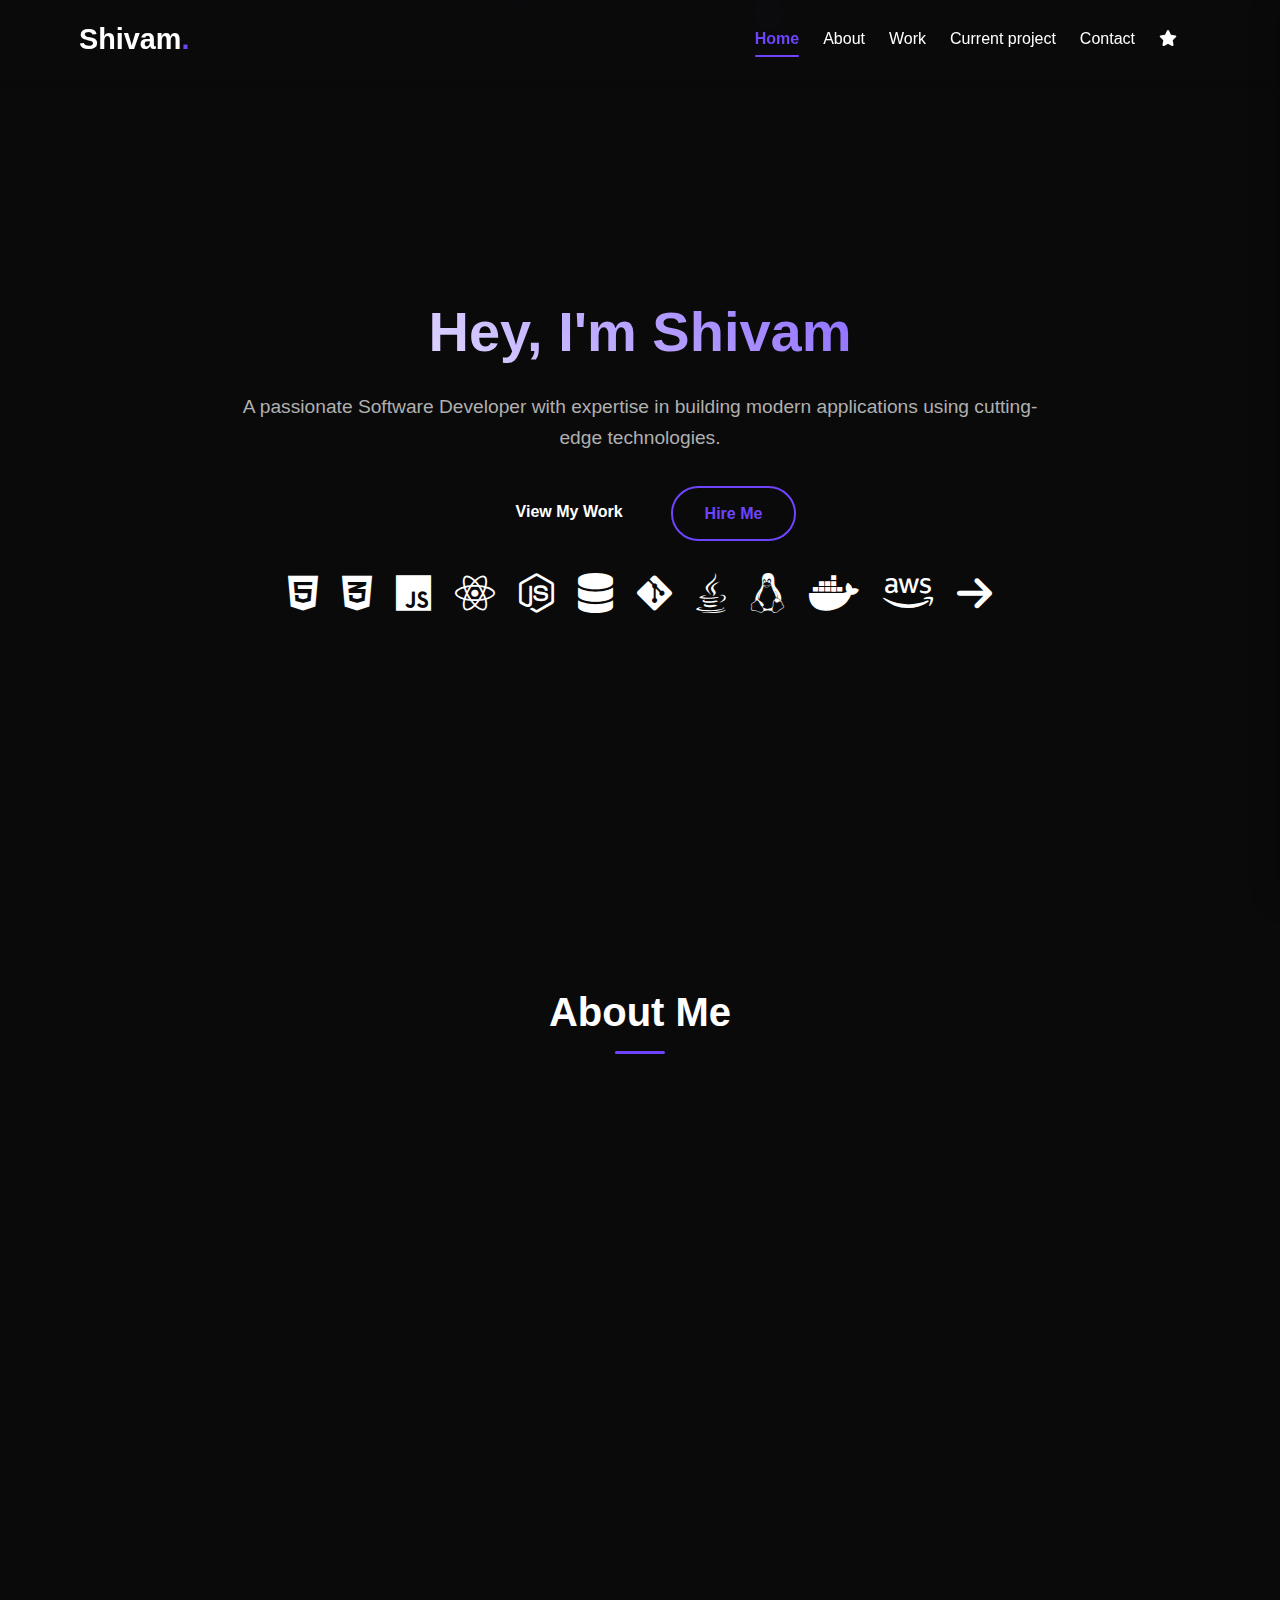
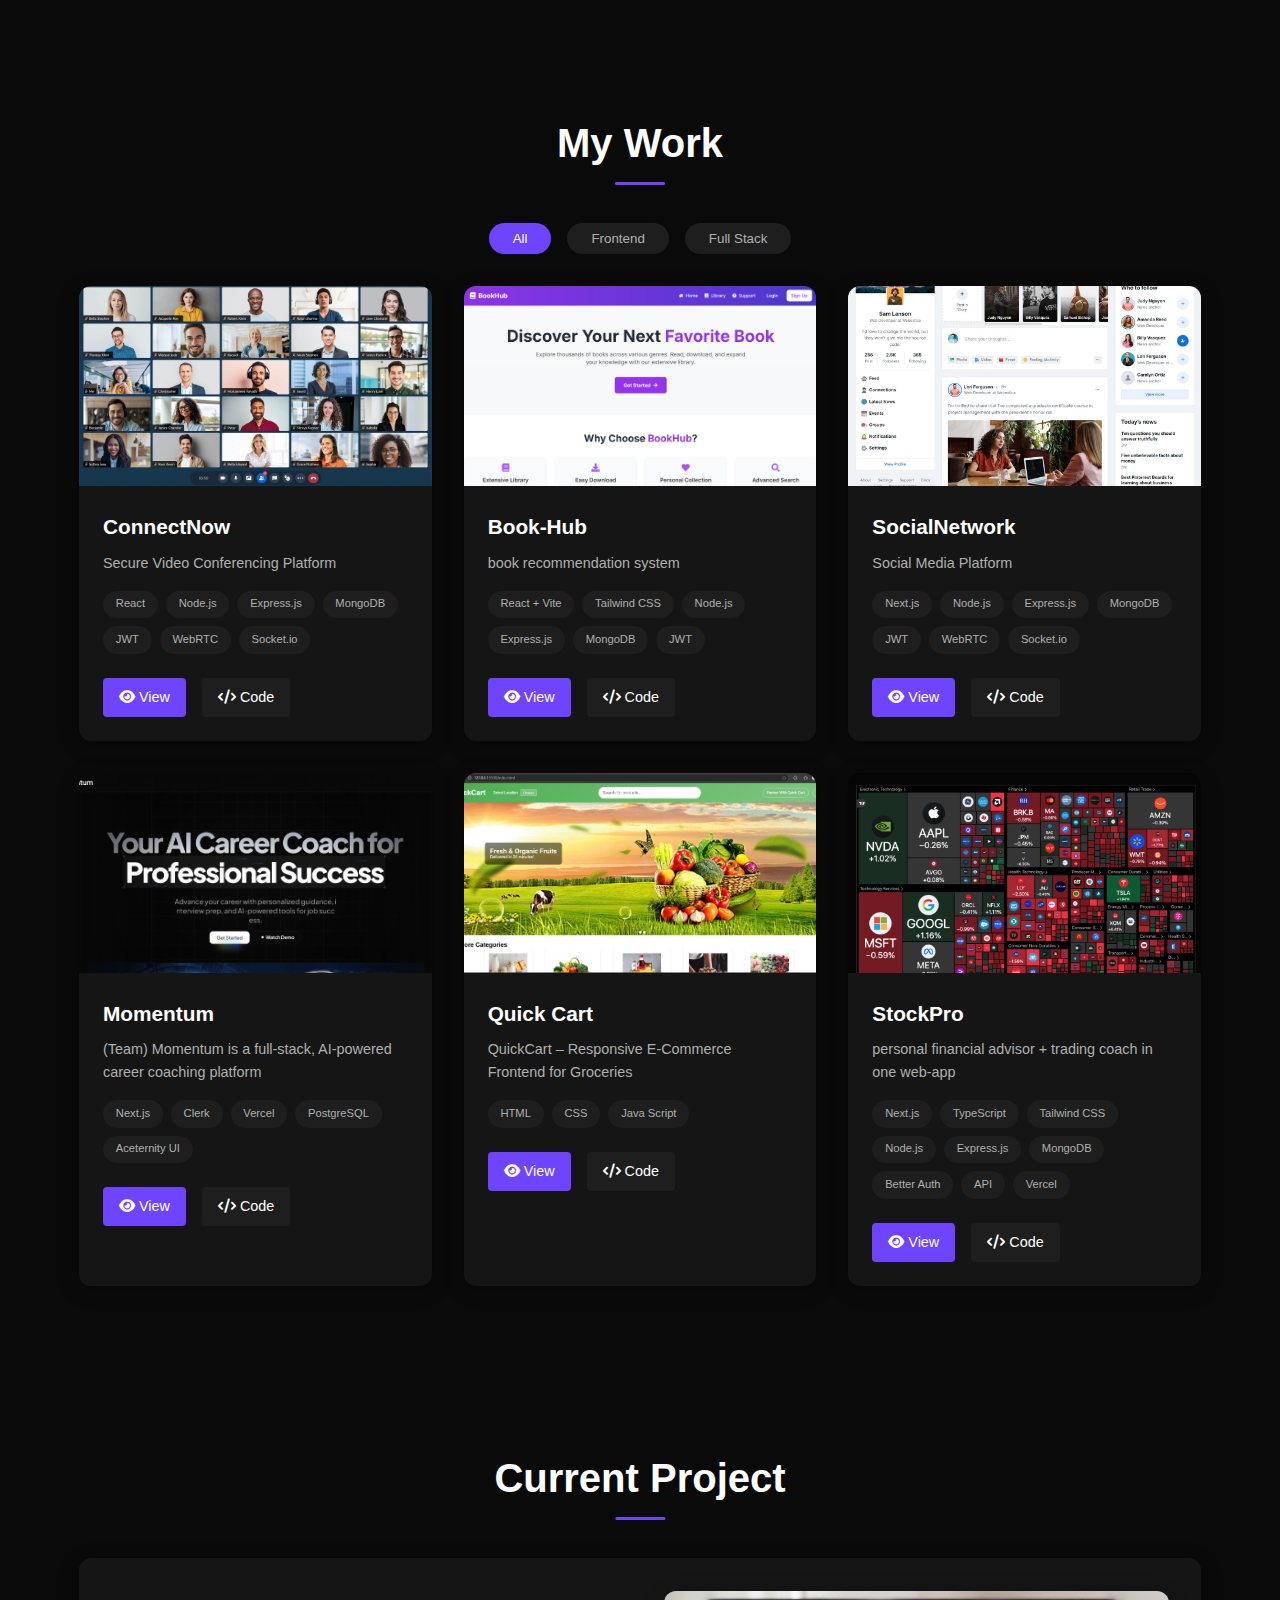
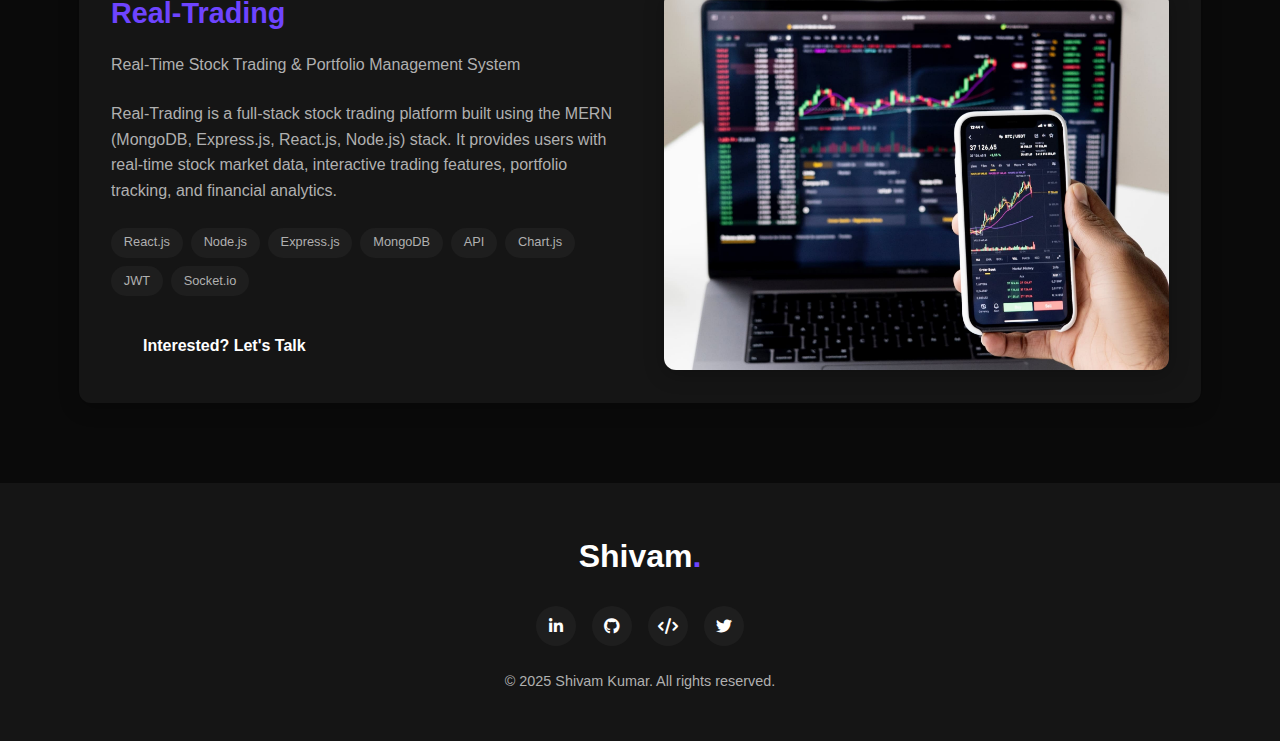
<file: index.html>
<!DOCTYPE html>
<html lang="en">
<head>
    <meta charset="UTF-8">
    <meta name="viewport" content="width=device-width, initial-scale=1.0">
    <title>Shivam</title>
    <link rel="stylesheet" href="https://cdnjs.cloudflare.com/ajax/libs/font-awesome/6.4.0/css/all.min.css">
    <link rel="stylesheet" href="./css/styles.css"/>
</head>
<body>
    <!-- Header -->   
    <header>
        <div class="container header-container">
            <a href="#" class="logo">Shivam<span>.</span></a>
            <nav class="nav-links">
                <a href="#home" class="active">Home</a>
                <a href="#about">About</a>
                <a href="#work">Work</a>
                <a href="#current">Current project</a>
                <a href="pages/contact.html">Contact</a>
                <a href="pages/ratingpage.html"><i class="fa-solid fa-star"></i></a>

                <button class="theme-toggle" id="themeToggle">
                    <i class=""></i>
                </button>
            </nav>
            <div class="hamburger" id="hamburger">
                <i class="fas fa-bars"></i>
            </div>
        </div>
    </header>

    <!-- Side Navigation -->
    <div class="side-nav" id="sideNav">
        <div class="close-btn" id="closeBtn">
            <i class="fas fa-times"></i>
        </div>
        <nav class="side-nav-links">
            <a href="#home">Home</a>
            <a href="#about">About</a>
            <a href="#work">Work</a>
            <a href="#Updates">Updates</a>
            <a href="pages/contact.html">Contact</a>
            <a href="pages/ratingpage.html"><i class="fa-solid fa-star"></i></a>
        </nav>
    </div>

    <!-- Hero Section -->
    <section class="hero" id="home">
        <div class="animated-bg">
            <span></span>
            <span></span>
            <span></span>
            <span></span>
            <span></span>
            <span></span>
            <span></span>
            <span></span>
            <span></span>
            <span></span>
        </div>
        <div class="container">
            <div class="hero-content">
                <h1 class="animate">Hey, I'm <span>Shivam</span></h1>
                <p class="animate delay-1">A passionate Software Developer with expertise in building modern applications using cutting-edge technologies.</p>
                <div class="hero-btns animate delay-2">
                    <a href="#work" class="btn">View My Work</a>
                    <a href="pages/hireme.html" class="btn btn-outline">Hire Me</a>
                </div>
                <div class="tech-icons animate delay-3">
                    <i class="fab fa-html5 tech-icon" title="HTML"></i>
                    <i class="fab fa-css3-alt tech-icon" title="CSS"></i>
                    <i class="fab fa-js tech-icon" title="JavaScript"></i>
                    <i class="fab fa-react tech-icon" title="React"></i>
                    <i class="fab fa-node-js tech-icon" title="Node.js"></i>
                    <i class="fas fa-database tech-icon" title="Database"></i>
                    <i class="fab fa-git-alt tech-icon" title="Git"></i>
                    <i class="fa-brands fa-java tech-icon" title="Java"></i>
                    <i class="fa-brands fa-linux tech-icon" title="Linux"></i>
                    <i class="fa-brands fa-docker tech-icon" title="Docker"></i>
                    <i class="fa-brands fa-aws tech-icon" title="AWS"></i>
                    <i class="fa-solid fa-arrow-right tech-icon" title="Etc"></i>
                </div>
            </div>
        </div>
    </section>

    <!-- About Section -->
    <section class="about" id="about">
        <div class="container">
            <h2 class="section-title">About Me</h2>
            <div class="about-content">
                <div class="about-img animate">
                    <img src="assets/wppppp.jpg" alt="Shivam Kumar">
                </div>
                <div class="about-text animate delay-1">
                    <h3>Software Developer based in India</h3>
                    <p>I'm a software developer with hands-on experience in building projects using Javascript, Typescript, java, React.js, Node.js, Express, and MongoDB, SQL, JWT etc. I enjoy turning ideas into functional applications that are both easy to use and visually appealing.</p>
                    <p>My project work has taught me how to write clean code, solve problems effectively, and develop application that run smoothly for users. I'm eager to keep learning and create applications that make a meaningful impact.</p>
                    <p>Currently Learning - Blockchain Technology & DevOps </p>
                    </div>
                </div>
            </div>

            <!-- Timeline -->
            <!-- <div class="timeline">
                <div class="timeline-item">
                    <div class="timeline-content">
                        <h4>Bachelor's in Computer Science</h4>
                        <p>ITM</p>
                        <p>2022 - 2026</p>
                    </div>
                </div>
                <div class="timeline-item">
                    <div class="timeline-content">
                        <h4>Frontend Developer Intern</h4>
                        <p>Tech Solutions Inc.</p>
                        <p>2023 - 2024</p>
                    </div>
                </div>
                <div class="timeline-item">
                    <div class="timeline-content">
                        <h4>Full Stack Developer</h4>
                        <p>Digital Creations</p>
                        <p>2024 - 2025</p>
                    </div>
                </div>
            </div> -->
        </div>
    </section>

    <!-- Work Section -->
    <section class="work" id="work">
        <div class="container">
            <h2 class="section-title">My Work</h2>
            <div class="work-filter">
                <button class="filter-btn active" data-filter="all">All</button>
                <button class="filter-btn" data-filter="frontend">Frontend</button>
                <!-- <button class="filter-btn" data-filter="backend">Backend</button> -->
                <button class="filter-btn" data-filter="fullstack">Full Stack</button>
            </div>
            <div class="work-grid">
                <!-- Project 1 -->
                <div class="work-card" data-category="fullstack">
                    <div class="work-img">
                        <img src="assets/video" alt="ConnectNow">
                    </div>
                    <div class="work-info">
                        <h3>ConnectNow</h3>
                        <p> Secure Video Conferencing Platform</p>
                        <div class="work-tags">
                            <span class="work-tag">React</span>
                            <span class="work-tag">Node.js</span>
                            <span class="work-tag">Express.js</span>
                            <span class="work-tag">MongoDB</span>
                            <span class="work-tag">JWT</span>
                            <span class="work-tag">WebRTC</span>
                            <span class="work-tag">Socket.io</span>

                        </div>
                        <div class="work-links">
                            <a href="#" class="work-link view-project" data-project="1">
                                <i class="fas fa-eye"></i> View
                            </a>
                            <a href="pages/commingsoonpage.html" class="work-link">
                                <i class="fas fa-code"></i> Code
                            </a>
                        </div>
                    </div>
                </div>




                <!-- Project 11 -->
                <div class="work-card" data-category="fullstack">
                    <div class="work-img">
                        <img src="assets/book.png" alt="book-hub">
                    </div>
                    <div class="work-info">
                        <h3>Book-Hub</h3>
                        <p> book recommendation system</p>
                        <div class="work-tags">
                            <span class="work-tag">React + Vite</span>
                            <span class="work-tag">Tailwind CSS</span>
                            <span class="work-tag">Node.js</span>
                            <span class="work-tag">Express.js</span>
                            <span class="work-tag">MongoDB</span>
                            <span class="work-tag">JWT</span>

                        </div>
                        <div class="work-links">
                            <a href="#" class="work-link view-project" data-project="11">
                                <i class="fas fa-eye"></i> View
                            </a>
                            <a href="pages/commingsoonpage.html" class="work-link">
                                <i class="fas fa-code"></i> Code
                            </a>
                        </div>
                    </div>
                </div>





                <!-- Project 7 -->
                <div class="work-card" data-category="fullstack">
                    <div class="work-img">
                        <img src="assets/social.webp" alt="SocialNetwork">
                    </div>
                    <div class="work-info">
                        <h3>SocialNetwork</h3>
                        <p> Social Media Platform</p>
                        <div class="work-tags">
                            <span class="work-tag">Next.js</span>
                            <span class="work-tag">Node.js</span>
                            <span class="work-tag">Express.js</span>
                            <span class="work-tag">MongoDB</span>
                            <span class="work-tag">JWT</span>
                            <span class="work-tag">WebRTC</span>
                            <span class="work-tag">Socket.io</span>

                        </div>
                        <div class="work-links">
                            <a href="#" class="work-link view-project" data-project="7">
                                <i class="fas fa-eye"></i> View
                            </a>
                            <a href="pages/commingsoonpage.html" class="work-link">
                                <i class="fas fa-code"></i> Code
                            </a>
                        </div>
                    </div>
                </div>

                <!-- Project 8 -->
                <div class="work-card" data-category="fullstack">
                    <div class="work-img">
                        <img src="assets/Momentum.png" alt="Momentum">
                    </div>
                    <div class="work-info">
                        <h3>Momentum</h3>
                        <p> (Team) Momentum is a full-stack, AI-powered career coaching platform</p>
                        <div class="work-tags">
                            <span class="work-tag">Next.js</span>
                            <span class="work-tag">Clerk</span>
                            <span class="work-tag">Vercel</span>
                            <span class="work-tag">PostgreSQL</span>
                            <span class="work-tag">Aceternity UI</span>
                

                        </div>
                        <div class="work-links">
                            <a href="#" class="work-link view-project" data-project="8">
                                <i class="fas fa-eye"></i> View
                            </a>
                            <a href="https://github.com/Shivamkumar181/Momentum?tab=readme-ov-file" class="work-link">
                                <i class="fas fa-code"></i> Code
                            </a>
                        </div>
                    </div>
                </div>

                <!-- Project 9 -->
                <!-- <div class="work-card" data-category="fullstack">
                    <div class="work-img">
                        <img src="assets/todo.png" alt="TO-DO">
                    </div>
                    <div class="work-info">
                        <h3>TO-DO</h3>
                        <p> GUI-based to-do list application built using Java</p>
                        <div class="work-tags">
                            <span class="work-tag">Java</span>
                            
                        </div>
                        <div class="work-links">
                            <a href="#" class="work-link view-project" data-project="9">
                                <i class="fas fa-eye"></i> View
                            </a>
                            <a href="https://github.com/Shivamkumar181" class="work-link">
                                <i class="fas fa-code"></i> Code
                            </a>
                        </div>
                    </div>
                </div> -->

                <!-- Project 2 -->
                <div class="work-card" data-category="frontend">
                    <div class="work-img">
                        <img src="assets/quickcart.png" alt="quick cart">
                    </div>
                    <div class="work-info">
                        <h3>Quick Cart</h3>
                        <p>QuickCart – Responsive E-Commerce Frontend for Groceries</p>
                        <div class="work-tags">
                            <span class="work-tag">HTML</span>
                            <span class="work-tag">CSS</span>
                            <span class="work-tag">Java Script</span>
                        </div>
                        <div class="work-links">
                            <a href="#" class="work-link view-project" data-project="2">
                                <i class="fas fa-eye"></i> View
                            </a>
                            <a href="https://github.com/Shivamkumar181/Quick-cart-frontend-project?tab=readme-ov-file" class="work-link">
                                <i class="fas fa-code"></i> Code
                            </a>
                        </div>
                    </div>
                </div>

                <!-- Project 4 -->
                <div class="work-card" data-category="fullstack">
                    <div class="work-img">
                        <img src="assets/Screenshot 2025-10-05 042926.png" alt="StockPro">
                    </div>
                    <div class="work-info">
                        <h3>StockPro</h3>
                        <p>personal financial advisor + trading coach in one  web-app</p>
                        <div class="work-tags">
                            <span class="work-tag">Next.js</span>
                            <span class="work-tag">TypeScript</span>
                            <span class="work-tag">Tailwind CSS</span>
                            <span class="work-tag">Node.js</span>
                            <span class="work-tag">Express.js</span>
                            <span class="work-tag">MongoDB</span>
                            <span class="work-tag">Better Auth</span>
                            <span class="work-tag">API</span>
                            <span class="work-tag">Vercel</span>
                            
                        </div>
                        <div class="work-links">
                            <a href="#" class="work-link view-project" data-project="4">
                                <i class="fas fa-eye"></i> View
                            </a>
                            <a href="pages/commingsoonpage.html" class="work-link">
                                <i class="fas fa-code"></i> Code
                            </a>
                        </div>
                    </div>
                </div>
            </div>
        </div>
    </section>

    <!-- Current Work Section -->
    <section class="current-work" id="current">
        <div class="container">
            <h2 class="section-title">Current Project</h2>
            <div class="current-project">
                <div class="current-info">
                    <h3>Real-Trading</h3>
                    <p>Real-Time Stock Trading & Portfolio Management System</p>
                    <p>Real-Trading is a full-stack stock trading platform built using the MERN (MongoDB, Express.js, React.js, Node.js) stack. It provides users with real-time stock market data, interactive trading features, portfolio tracking, and financial analytics. </p>
                    <div class="current-tech">
                        <span>React.js</span>
                        <span>Node.js</span>
                        <span>Express.js</span>
                        <span>MongoDB</span>
                        <span>API</span>
                        <span>Chart.js</span>
                        <span>JWT</span>
                        <span>Socket.io</span>
                    </div>
                    <a href="pages/contact.html" class="btn">Interested? Let's Talk</a>
                </div>
                <div class="current-img">
                    <img src="assets/stock.jpg" alt="stockpro">
                </div>
            </div>
        </div>
    </section>

    <!-- Footer -->
    <footer>
        <div class="container">
            <div class="footer-content">
                <a href="#" class="footer-logo">Shivam<span>.</span></a>
                <div class="footer-social">
                    <a href="https://www.linkedin.com/in/shivam-kumar-a63914247" target="_blank"><i class="fab fa-linkedin-in"></i></a>
                    <a href="https://github.com/Shivamkumar181" target="_blank"><i class="fab fa-github"></i></a>
                    <a href="https://leetcode.com" target="_blank"><i class="fas fa-code"></i></a>
                    <a href="https://twitter.com" target="_blank"><i class="fab fa-twitter"></i></a>
                </div>
                <p class="copyright">&copy; 2025 Shivam Kumar. All rights reserved.</p>
            </div>
        </div>
    </footer>

    <!-- Back to Top Button -->
    <div class="back-to-top" id="backToTop">
        <i class="fas fa-arrow-up"></i>
    </div>

    <!-- Project Modals -->
    <!-- Modal 1 -->
    <div class="modal" id="projectModal1">
        <div class="modal-content">
            <div class="modal-img">
                <img src="assets/video" alt="ConnectNow">
            </div>
            <div class="modal-body">
                <button class="modal-close" id="modalClose1">
                    <i class="fas fa-times"></i>
                </button>
                <h3>ConnectNow</h3>
                <p>A comprehensive online store built with modern web technologies to provide a seamless shopping experience.</p>
                <p><strong>Features:</strong></p>
                <ul>
                    <li>Real-Time Video/Audio Conferencing</li>
                    <li>Screen Sharing & Recording</li>
                    <li>Instant Messaging (Chat)</li>
                    <li>User Authentication & Authorization</li>
                    <li>Admin dashboard for product management</li>
                    <li>Meeting Scheduling & Calendar Sync</li>
                    <li>End-to-End Encryption (E2EE)</li>
                </ul>
                <p><strong>Technologies Used:</strong> React, Redux, Node.js, Express, MongoDB, API</p>
                <div class="modal-links">
                    <!-- <a href="pages/commingsoonpage.html" class="btn">Live Demo</a> -->
                    <a href="pages/commingsoonpage.html" class="btn btn-outline">View Code</a>
                </div>
            </div>
        </div>
    </div>
         


    <!-- Modal 11 -->
    <div class="modal" id="projectModal11">
        <div class="modal-content">
            <div class="modal-img">
                <img src="assets/book.png" alt="book-hub">
            </div>
            <div class="modal-body">
                <button class="modal-close" id="modalClose1">
                    <i class="fas fa-times"></i>
                </button>
                <h3>Book-Hub</h3>
                <p>Book-Hub is a full-stack book recommendation system built with the MERN stack (MongoDB, Express.js, React, Node.js) and Tailwind CSS It enables users read Books Online, Like Your Favorites, Download Books,  Share with Friends, and Search & Discover. Designed with scalability in mind, JWT authentication, and a responsive UI for seamless cross-device usage.</p>
                <p><strong>Features:</strong></p>
                <ul>
                    <li>User Authentication</li>
                    <li>Download Books</li>
                    <li>Like Your Favorites</li>
                    <li>Read Books Online</li>
                    <li>Responsive Design</li>
                </ul>
                <p><strong>Technologies Used:</strong> React+vite, Node.js, Express.js, MongoDB, API</p>
                <div class="modal-links">
                    <!-- <a href="pages/commingsoonpage.html" class="btn">Live Demo</a> -->
                    <a href="https://github.com/Shivamkumar181/Book-Hub" class="btn btn-outline">View Code</a>
                </div>
            </div>
        </div>
    </div>





    <!-- Modal 7 -->
    <div class="modal" id="projectModal7">
        <div class="modal-content">
            <div class="modal-img">
                <img src="assets/social.webp" alt="SocialNetwork">
            </div>
            <div class="modal-body">
                <button class="modal-close" id="modalClose1">
                    <i class="fas fa-times"></i>
                </button>
                <h3>SocialNetwork</h3>
                <p>SocialSphere is a full-stack social media platform built with the MERN stack (MongoDB, Express.js, React, Node.js) and Next.js It enables users to create profiles, share posts, follow friends, react to content, and chat in real-time. Designed with scalability in mind, JWT authentication, and a responsive UI for seamless cross-device usage.</p>
                <p><strong>Features:</strong></p>
                <ul>
                    <li>User Authentication & Profiles</li>
                    <li>Social Interactions</li>
                    <li>Real-Time Chat</li>
                    <li>Notifications</li>
                    <li>Responsive Design</li>
                </ul>
                <p><strong>Technologies Used:</strong> Next.js, Node.js, Express.js, MongoDB, API, Socket.io</p>
                <div class="modal-links">
                    <!-- <a href="pages/commingsoonpage.html" class="btn">Live Demo</a> -->
                    <a href="pages/commingsoonpage.html" class="btn btn-outline">View Code</a>
                </div>
            </div>
        </div>
    </div>

    <!-- Modal 8 -->
    <div class="modal" id="projectModal8">
        <div class="modal-content">
            <div class="modal-img">
                <img src="assets/Momentum.png" alt="Momentum">
            </div>
            <div class="modal-body">
                <button class="modal-close" id="modalClose1">
                    <i class="fas fa-times"></i>
                </button>
                <h3>Momentum</h3>
                <p>Momentum is an AI-powered career coaching platform that provides personalized tools for job seekers</p>
                <p><strong>Features:</strong></p>
                <ul>
                    <li>Resume Builder </li>
                    <li>Cover Letter Generator</li>
                    <li>Interview Preparation</li>
                    <li>User Authentication</li>
                    <li>Progress Tracker </li>
                    <li>Market Insights</li>
                </ul>
                <p><strong>Technologies Used:</strong> Next.js, Gemini AI, Clerk, PostgreSQL, Vercel, API</p>
                <div class="modal-links">
                    <!-- <a href="https://github.com/Shivamkumar181/Momentum" class="btn">Live Demo</a> -->
                    <a href="https://github.com/Shivamkumar181/Momentum" class="btn btn-outline">View Code</a>
                </div>
            </div>
        </div>
    </div>

    <!-- Modal 9
    <div class="modal" id="projectModal9">
        <div class="modal-content">
            <div class="modal-img">
                <img src="assets/todo.png" alt="TO-DO">
            </div>
            <div class="modal-body">
                <button class="modal-close" id="modalClose1">
                    <i class="fas fa-times"></i>
                </button>
                <h3>TO-DO</h3>
                <p>A comprehensive online store built with modern web technologies to provide a seamless shopping experience.</p>
                <p><strong>Features:</strong></p>
                <ul>
                    <li>Add Tasks – Users can input and save new tasks.</li>
                    <li>View Tasks – Displays all current tasks in a numbered list.</li>
                    <li>Delete Tasks – Removes tasks by their index or name.</li>
                </ul>
                <p><strong>Technologies Used:</strong>Java</p>
                <div class="modal-links">
                    <a href="https://github.com/Shivamkumar181/Java-GUI-ToDo-App" class="btn">Live Demo</a> -->
                    <!-- <a href="https://github.com/Shivamkumar181/Java-GUI-ToDo-App" class="btn btn-outline">View Code</a>
                </div>
            </div>
        </div>
    </div> --> 

    <!-- Modal 2 -->
    <div class="modal" id="projectModal2">
        <div class="modal-content">
            <div class="modal-img">
                <img src="assets/quickcart.png" alt="Quick Cart">
            </div>
            <div class="modal-body">
                <button class="modal-close" id="modalClose2">
                    <i class="fas fa-times"></i>
                </button>
                <h3>Quick Cart</h3>
                <p>QuickCart – Responsive E-Commerce Frontend for Groceries</p>
                <p><strong>Features:</strong></p>
                <ul>
                    <li>Users can select their delivery location to see available products and services in their area.</li>
                    <li>A search bar allows users to quickly find specific products or categories.</li>
                    <li>Secure login feature for personalized shopping experiences, order tracking, and saved preferences.</li>
                    <li>Organized product categories (e.g., Dairy & Eggs, Fruits & Vegetables, Snacks & Beverages) for easy navigation.</li>
                    <li>Clean, responsive design suitable for quick browsing and shopping on mobile devices.</li>
                    <li>Emphasis on high-quality, fresh, and organic produce to cater to health-conscious customers.</li>
                    
                </ul>
                <p><strong>Technologies Used:</strong> HTML, CSS, Java Script</p>
                <div class="modal-links">
                    <!-- <a href="https://github.com/Shivamkumar181/Quick-cart-frontend-project?tab=readme-ov-file" class="btn">Live Demo</a> -->
                    <a href="https://github.com/Shivamkumar181/Quick-cart-frontend-project?tab=readme-ov-file" class="btn btn-outline">View Code</a>
                </div>
            </div>
        </div>
    </div>

    <!-- Modal 4 -->
    <div class="modal" id="projectModal4">
        <div class="modal-content">
            <div class="modal-img">
                <img src="assets/Screenshot 2025-10-05 042926.png" alt="StockPro">
            </div>
            <div class="modal-body">
                <button class="modal-close" id="modalClose4">
                    <i class="fas fa-times"></i>
                </button>
                <h3>StockPro</h3>
                <p>StockPro is a full-stack personal financial advisor + trading coach platform built using the (Next.js, Express.js, React.js, Node.js, Typescript) stack. It provides users with real-time stock market data, interactive trading features, and financial analytics. </p>
                <p><strong>Features:</strong></p>
                <ul>
                    <li>User Authentication & Security</li>
                    <li>Real-Time Stock Market Data</li>
                    <li>Real-time stock analysis</li>
                    <li>Interactive Dashboard</li>
                    <li>Market news</li>
                </ul>
                <p><strong>Technologies Used:</strong> Next.js, Typescript, MongoDB, Node.Js, Express.js, API integrations, Vercel</p>
                <div class="modal-links">
                    <!-- <a href="pages/commingsoonpage.html" class="btn">Live Demo</a> -->
                    <a href="pages/commingsoonpage.html" class="btn btn-outline">View Code</a>
                </div>
            </div>
        </div>
    </div>
<script src="./js/script.js"></script>
</body>
</html>
</file>
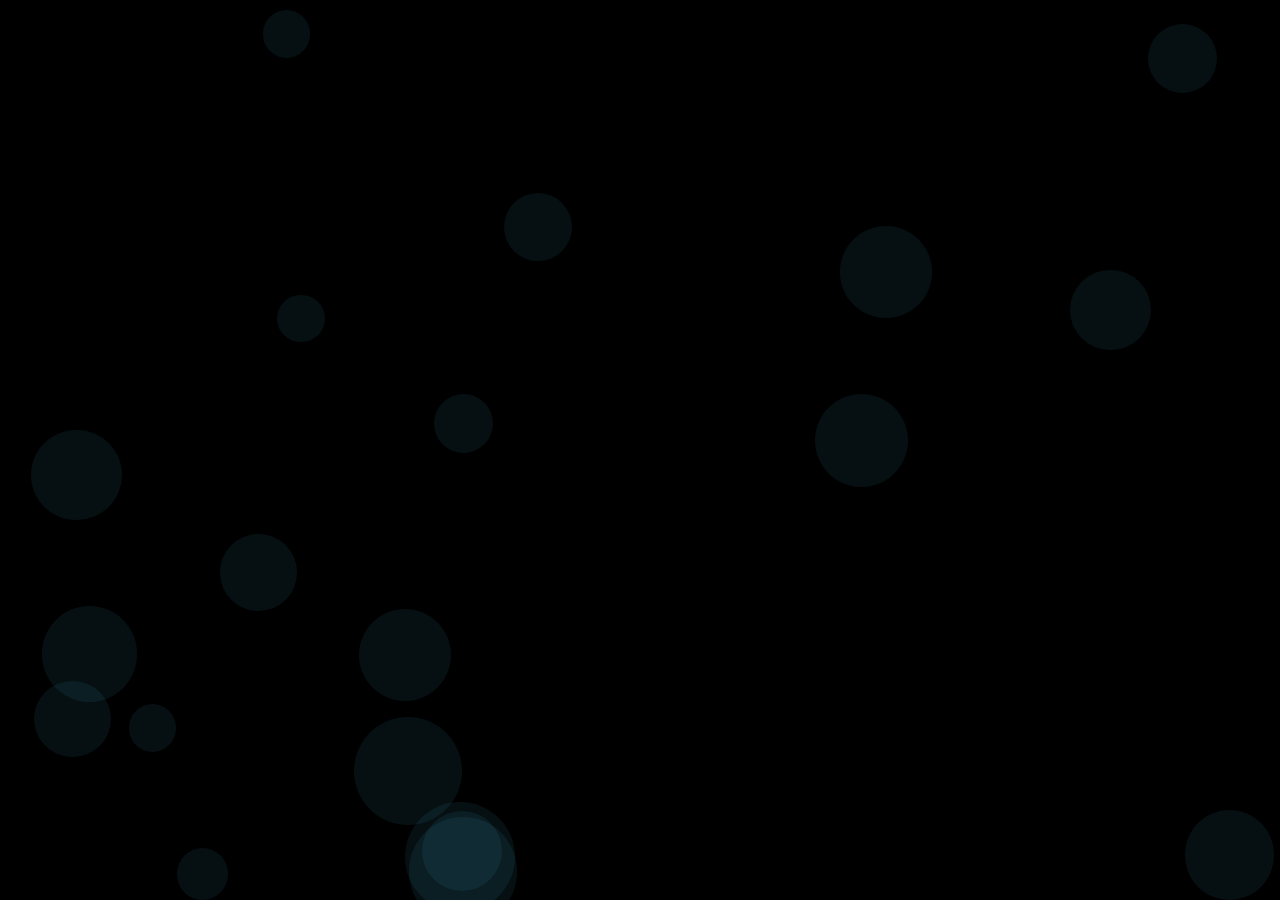
<file: pages/commingsoonpage.html>
<!DOCTYPE html>
<html lang="en">
<head>
    <meta charset="UTF-8">
    <meta name="viewport" content="width=device-width, initial-scale=1.0">
    <title>Coming Soon</title>
    <link rel="stylesheet" href="https://cdnjs.cloudflare.com/ajax/libs/font-awesome/6.4.0/css/all.min.css">
    <style>
        * {
            margin: 0;
            padding: 0;
            box-sizing: border-box;
            font-family: 'Segoe UI', Tahoma, Geneva, Verdana, sans-serif;
        }

        body {
            background: linear-gradient(135deg, #000000, #000000);
            height: 100vh;
            display: flex;
            justify-content: center;
            align-items: center;
            color: rgb(255, 255, 255);
            overflow: hidden;
        }

        .coming-soon-container {
            text-align: center;
            max-width: 500px;
            padding: 40px;
            background: rgb(0, 0, 0);
            backdrop-filter: blur(12px);
            border-radius: 20px;
            box-shadow: 0 15px 35px rgba(0, 0, 0, 0.3);
            border: 1px solid rgba(76, 201, 240, 0.15);
            transform: scale(0);
            animation: popIn 0.8s cubic-bezier(0.175, 0.885, 0.32, 1.275) forwards;
            position: relative;
            z-index: 10;
            transition: transform 0.3s ease, box-shadow 0.3s ease;
        }

        .coming-soon-container:hover {
            transform: translateY(-5px);
            box-shadow: 0 20px 40px rgb(151, 149, 149);
        }

        @keyframes popIn {
            0% { transform: scale(0); opacity: 0; }
            80% { transform: scale(1.1); }
            100% { transform: scale(1); opacity: 1; }
        }

        .logo {
            font-size: 3rem;
            margin-bottom: 20px;
            color: #4cc9f0;
            text-shadow: 0 0 15px rgba(76, 201, 240, 0.5);
            transition: all 0.3s ease;
        }

        .logo:hover {
            transform: rotate(20deg) scale(1.2);
            text-shadow: 0 0 25px rgba(76, 201, 240, 0.8);
        }

        h1 {
            font-size: 2.5rem;
            margin-bottom: 15px;
            background: linear-gradient(to right, #4cc9f0, #f72585);
            -webkit-background-clip: text;
            background-clip: text;
            color: transparent;
            transition: all 0.3s ease;
        }

        h1:hover {
            letter-spacing: 2px;
        }

        p {
            font-size: 1.1rem;
            margin-bottom: 30px;
            opacity: 0.8;
            line-height: 1.6;
            transition: opacity 0.3s ease;
        }

        p:hover {
            opacity: 1;
        }

        .countdown {
            display: flex;
            justify-content: center;
            gap: 15px;
            margin-bottom: 30px;
        }

        .countdown-item {
            background: rgba(255, 255, 255, 0.08);
            padding: 15px;
            border-radius: 10px;
            min-width: 80px;
            transition: all 0.3s ease;
            border: 1px solid rgba(76, 201, 240, 0.1);
        }

        .countdown-item:hover {
            transform: translateY(-8px);
            background: rgba(255, 255, 255, 0.12);
            box-shadow: 0 10px 20px rgba(0, 0, 0, 0.2);
            border-color: rgba(76, 201, 240, 0.3);
        }

        .countdown-number {
            font-size: 2rem;
            font-weight: bold;
            margin-bottom: 5px;
            color: #4cc9f0;
            transition: all 0.3s ease;
        }

        .countdown-item:hover .countdown-number {
            color: #f72585;
            text-shadow: 0 0 10px rgba(247, 37, 133, 0.5);
        }

        .countdown-label {
            font-size: 0.8rem;
            opacity: 0.7;
            text-transform: uppercase;
            transition: all 0.3s ease;
        }

        .countdown-item:hover .countdown-label {
            opacity: 1;
            letter-spacing: 1px;
        }

        .notify-form {
            display: flex;
            gap: 10px;
            margin-top: 30px;
        }

        .notify-input {
            flex: 1;
            padding: 15px 20px;
            border: none;
            border-radius: 50px;
            background: rgba(255, 255, 255, 0.08);
            color: white;
            font-size: 1rem;
            outline: none;
            transition: all 0.3s ease;
            border: 1px solid transparent;
        }

        .notify-input:focus {
            background: rgba(255, 255, 255, 0.12);
            box-shadow: 0 0 0 2px rgba(76, 201, 240, 0.5);
            border-color: rgba(76, 201, 240, 0.3);
        }

        .notify-input:hover {
            background: rgba(255, 255, 255, 0.12);
        }

        .notify-btn {
            padding: 0 30px;
            border: none;
            border-radius: 50px;
            background: linear-gradient(135deg, #4cc9f0, #4895ef);
            color: white;
            font-weight: bold;
            cursor: pointer;
            transition: all 0.3s ease;
            display: flex;
            align-items: center;
            justify-content: center;
            position: relative;
            overflow: hidden;
        }

        .notify-btn::before {
            content: '';
            position: absolute;
            top: 0;
            left: -100%;
            width: 100%;
            height: 100%;
            background: linear-gradient(90deg, transparent, rgba(255, 255, 255, 0.2), transparent);
            transition: all 0.6s ease;
        }

        .notify-btn:hover {
            transform: translateY(-3px);
            box-shadow: 0 8px 20px rgba(76, 201, 240, 0.4);
        }

        .notify-btn:hover::before {
            left: 100%;
        }

        .notify-btn:active {
            transform: translateY(0);
        }

        .success-message {
            display: none;
            margin-top: 20px;
            padding: 15px;
            background: rgba(46, 204, 113, 0.2);
            border-radius: 8px;
            border: 1px solid #2ecc71;
            animation: fadeIn 0.5s ease-out;
            transition: all 0.3s ease;
        }

        .success-message:hover {
            transform: scale(1.02);
            box-shadow: 0 5px 15px rgba(46, 204, 113, 0.3);
        }

        @keyframes fadeIn {
            from { opacity: 0; transform: translateY(10px); }
            to { opacity: 1; transform: translateY(0); }
        }

        .floating-elements {
            position: absolute;
            top: 0;
            left: 0;
            width: 100%;
            height: 100%;
            z-index: 1;
            overflow: hidden;
        }

        .floating-element {
            position: absolute;
            background: rgba(76, 201, 240, 0.08);
            border-radius: 50%;
            animation: float 20s infinite linear;
            transition: transform 0.5s ease;
        }

        .floating-element:hover {
            background: rgba(247, 37, 133, 0.15);
            transform: scale(1.5);
        }

        @keyframes float {
            0% { transform: translateY(0) rotate(0deg); opacity: 0.7; }
            50% { opacity: 0.9; }
            100% { transform: translateY(-1000px) rotate(720deg); opacity: 0.7; }
        }

        .social-icons {
            display: flex;
            justify-content: center;
            gap: 20px;
            margin-top: 30px;
        }

        .social-icon {
            width: 40px;
            height: 40px;
            border-radius: 50%;
            display: flex;
            align-items: center;
            justify-content: center;
            background: rgba(255, 255, 255, 0.08);
            color: #4cc9f0;
            transition: all 0.3s ease;
        }

        .social-icon:hover {
            transform: translateY(-5px) rotate(10deg);
            background: rgba(76, 201, 240, 0.2);
            color: #f72585;
            box-shadow: 0 5px 15px rgba(76, 201, 240, 0.3);
        }

        @media (max-width: 600px) {
            .coming-soon-container {
                width: 90%;
                padding: 30px 20px;
            }
            
            .countdown {
                gap: 10px;
            }
            
            .countdown-item {
                min-width: 60px;
                padding: 10px;
            }
            
            .countdown-number {
                font-size: 1.5rem;
            }
            
            .notify-form {
                flex-direction: column;
            }
        }
    </style>
</head>
<body>
    <div class="floating-elements" id="floatingElements"></div>
    
    <div class="coming-soon-container">
        <div class="logo">
            <i class="fas fa-rocket"></i>
        </div>
        <h1>Coming Soon</h1>
        <p>We're working hard to bring you something amazing. Stay tuned for our launch!</p>
        
        <div class="countdown">
            <div class="countdown-item">
                <div class="countdown-number" id="days">00</div>
                <div class="countdown-label">Days</div>
            </div>
            <div class="countdown-item">
                <div class="countdown-number" id="hours">00</div>
                <div class="countdown-label">Hours</div>
            </div>
            <div class="countdown-item">
                <div class="countdown-number" id="minutes">00</div>
                <div class="countdown-label">Minutes</div>
            </div>
            <div class="countdown-item">
                <div class="countdown-number" id="seconds">00</div>
                <div class="countdown-label">Seconds</div>
            </div>
        </div>
        
        <p>Get notified when we launch:</p>
        <form id="notifyForm" class="notify-form">
            <input type="email" class="notify-input" id="emailInput" placeholder="Your email address" required>
            <button type="submit" class="notify-btn">Notify Me</button>
        </form>
        
        <div id="successMessage" class="success-message">
            <i class="fas fa-check-circle"></i> Thank you! We'll notify you when we launch.
        </div>

        <div class="social-icons">
            <!-- <a href="#" class="social-icon"><i class="fab fa-facebook-f"></i></a> -->
            <!-- <a href="#" class="social-icon"><i class="fab fa-twitter"></i></a> -->
            <!-- <a href="#" class="social-icon"><i class="fab fa-instagram"></i></a> -->
            <a href="https://www.linkedin.com/in/shivam-kumar-a63914247/" class="social-icon"><i class="fab fa-linkedin-in"></i></a>
        </div>
    </div>

    <script>
        // Create floating elements
        const floatingElements = document.getElementById('floatingElements');
        for (let i = 0; i < 20; i++) {
            const element = document.createElement('div');
            element.classList.add('floating-element');
            
            const size = Math.random() * 80 + 30;
            const posX = Math.random() * window.innerWidth;
            const posY = Math.random() * window.innerHeight;
            const delay = Math.random() * 15;
            const duration = Math.random() * 25 + 15;
            
            element.style.width = `${size}px`;
            element.style.height = `${size}px`;
            element.style.left = `${posX}px`;
            element.style.top = `${posY}px`;
            element.style.animationDelay = `${delay}s`;
            element.style.animationDuration = `${duration}s`;
            
            floatingElements.appendChild(element);
        }

        // Countdown timer (set to 30 days from now)
        const countdownDate = new Date();
        countdownDate.setDate(countdownDate.getDate() + 30);
        
        function updateCountdown() {
            const now = new Date().getTime();
            const distance = countdownDate - now;
            
            const days = Math.floor(distance / (1000 * 60 * 60 * 24));
            const hours = Math.floor((distance % (1000 * 60 * 60 * 24)) / (1000 * 60 * 60));
            const minutes = Math.floor((distance % (1000 * 60 * 60)) / (1000 * 60));
            const seconds = Math.floor((distance % (1000 * 60)) / 1000);
            
            document.getElementById('days').textContent = days.toString().padStart(2, '0');
            document.getElementById('hours').textContent = hours.toString().padStart(2, '0');
            document.getElementById('minutes').textContent = minutes.toString().padStart(2, '0');
            document.getElementById('seconds').textContent = seconds.toString().padStart(2, '0');
            
            if (distance < 0) {
                clearInterval(countdownTimer);
                document.getElementById('days').textContent = '00';
                document.getElementById('hours').textContent = '00';
                document.getElementById('minutes').textContent = '00';
                document.getElementById('seconds').textContent = '00';
            }
        }
        
        updateCountdown();
        const countdownTimer = setInterval(updateCountdown, 1000);

        // Form submission (using FormSubmit.co to send to your email)
        document.getElementById('notifyForm').addEventListener('submit', function(e) {
            e.preventDefault();
            
            const email = document.getElementById('emailInput').value;
            const successMessage = document.getElementById('successMessage');
            
            // Show loading state
            const submitBtn = this.querySelector('button');
            const originalText = submitBtn.innerHTML;
            submitBtn.innerHTML = '<i class="fas fa-spinner fa-spin"></i>';
            submitBtn.disabled = true;
            
            // Using FormSubmit.co to send to your email
            fetch('https://formsubmit.co/ajax/mrshivam491@gmail.com', {
                method: 'POST',
                headers: { 
                    'Content-Type': 'application/json',
                    'Accept': 'application/json'
                },
                body: JSON.stringify({
                    email: email,
                    _subject: 'New Coming Soon Notification Signup',
                    _template: 'table'
                })
            })
            .then(response => response.json())
            .then(data => {
                // Show success message
                successMessage.style.display = 'block';
                document.getElementById('notifyForm').reset();
                
                // Hide success message after 5 seconds
                setTimeout(() => {
                    successMessage.style.display = 'none';
                }, 5000);
            })
            .catch(error => {
                console.error('Error:', error);
                alert('There was an error. Please try again later.');
            })
            .finally(() => {
                submitBtn.innerHTML = originalText;
                submitBtn.disabled = false;
            });
        });
    </script>
</body>
</html>
</file>
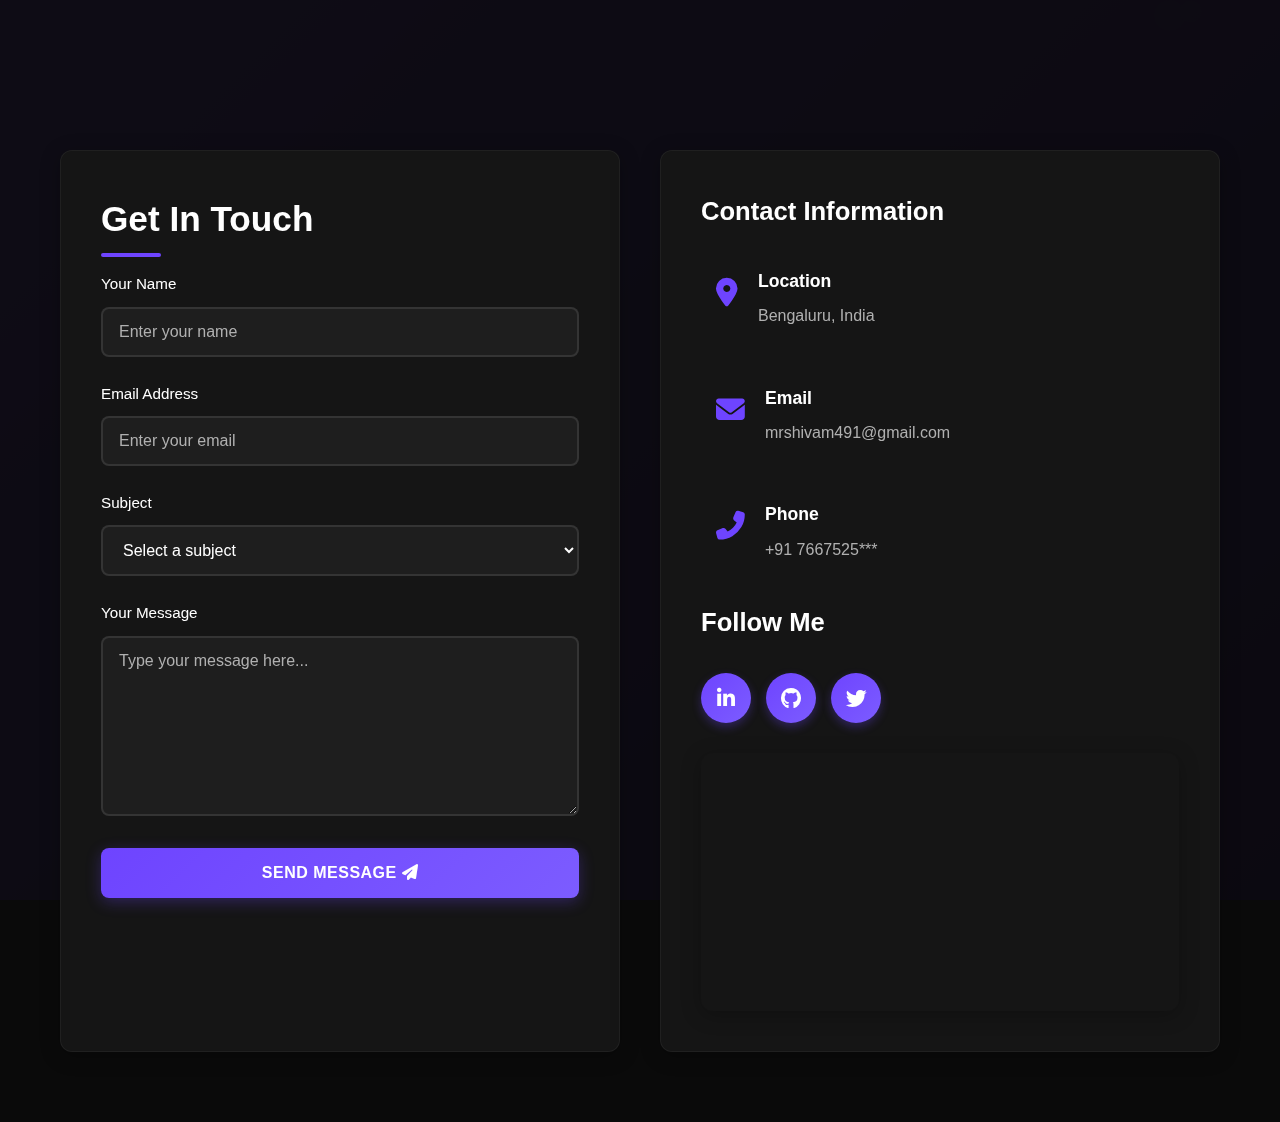
<file: pages/contact.html>
<!DOCTYPE html>
<html lang="en">
<head>
    <meta charset="UTF-8">
    <meta name="viewport" content="width=device-width, initial-scale=1.0">
    <title>Contact Me</title>
    <link rel="stylesheet" href="https://cdnjs.cloudflare.com/ajax/libs/font-awesome/6.4.0/css/all.min.css">
    <style>
        :root {
            --bg-primary: #0a0a0a;
            --bg-secondary: #151515;
            --bg-tertiary: #1e1e1e;
            --text-primary: #ffffff;
            --text-secondary: #b0b0b0;
            --accent: #6e44ff;
            --accent-hover: #7c5cff;
            --success: #00cc99;
            --danger: #ff4d4d;
            --transition: all 0.3s ease;
            --shadow: 0 4px 20px rgba(0, 0, 0, 0.25);
            --shadow-hover: 0 8px 30px rgba(110, 68, 255, 0.2);
            --card-radius: 12px;
        }
        
        * {
            margin: 0;
            padding: 0;
            box-sizing: border-box;
            font-family: 'Poppins', sans-serif;
        }
        
        @import url('https://fonts.googleapis.com/css2?family=Poppins:wght@300;400;500;600;700&display=swap');
        
        body {
            background-color: var(--bg-primary);
            color: var(--text-primary);
            line-height: 1.6;
            padding-top: 80px;
        }
        
        /* Animated Background */
        .contact-bg {
            position: fixed;
            top: 0;
            left: 0;
            width: 100%;
            height: 100%;
            z-index: -1;
            background: linear-gradient(135deg, var(--accent), #3a0ca3);
            opacity: 0.05;
        }
        
        .contact-bg span {
            position: absolute;
            width: 20px;
            height: 20px;
            background: var(--accent);
            opacity: 0.1;
            border-radius: 50%;
            animation: float 15s linear infinite;
        }
        
        @keyframes float {
            0% {
                transform: translateY(100vh) scale(0);
            }
            100% {
                transform: translateY(-100px) scale(1);
            }
        }

        /* Main Content */
        .container {
            max-width: 1200px;
            margin: 50px auto;
            padding: 20px;
            display: grid;
            grid-template-columns: 1fr 1fr;
            gap: 40px;
            animation: fadeIn 0.8s ease-out;
        }
        
        @keyframes fadeIn {
            from { opacity: 0; transform: translateY(20px); }
            to { opacity: 1; transform: translateY(0); }
        }
        
        .contact-form {
            background: var(--bg-secondary);
            border-radius: var(--card-radius);
            padding: 40px;
            box-shadow: var(--shadow);
            transform: translateY(0);
            transition: var(--transition);
            border: 1px solid rgba(255, 255, 255, 0.05);
        }
        
        .contact-form:hover {
            transform: translateY(-5px);
            box-shadow: var(--shadow-hover);
        }
        
        .contact-info {
            background: var(--bg-secondary);
            border-radius: var(--card-radius);
            padding: 40px;
            box-shadow: var(--shadow);
            transform: translateY(0);
            transition: var(--transition);
            border: 1px solid rgba(255, 255, 255, 0.05);
        }
        
        .contact-info:hover {
            transform: translateY(-5px);
            box-shadow: var(--shadow-hover);
        }
        
        h1 {
            color: var(--text-primary);
            margin-bottom: 25px;
            font-size: 2.2rem;
            font-weight: 700;
            position: relative;
            display: inline-block;
        }
        
        h1::after {
            content: '';
            position: absolute;
            bottom: -10px;
            left: 0;
            width: 60px;
            height: 4px;
            background: var(--accent);
            border-radius: 2px;
        }
        
        h2 {
            color: var(--text-primary);
            margin-bottom: 20px;
            font-size: 1.6rem;
            font-weight: 600;
        }
        
        h3 {
            color: var(--text-primary);
            margin-bottom: 8px;
            font-size: 1.1rem;
        }
        
        .form-group {
            margin-bottom: 25px;
            position: relative;
        }
        
        label {
            display: block;
            margin-bottom: 10px;
            font-weight: 500;
            color: var(--text-primary);
            font-size: 0.95rem;
        }
        
        input, textarea, select {
            width: 100%;
            padding: 14px 16px;
            border: 2px solid rgba(255, 255, 255, 0.1);
            border-radius: 8px;
            font-size: 1rem;
            transition: var(--transition);
            background-color: var(--bg-tertiary);
            color: var(--text-primary);
        }
        
        input:focus, textarea:focus, select:focus {
            outline: none;
            border-color: var(--accent);
            background-color: var(--bg-secondary);
            box-shadow: 0 0 0 3px rgba(110, 68, 255, 0.2);
        }
        
        input::placeholder, textarea::placeholder {
            color: var(--text-secondary);
        }
        
        textarea {
            min-height: 180px;
            resize: vertical;
        }
        
        button {
            background: linear-gradient(135deg, var(--accent), var(--accent-hover));
            color: white;
            border: none;
            padding: 16px 30px;
            font-size: 1rem;
            border-radius: 8px;
            cursor: pointer;
            transition: var(--transition);
            width: 100%;
            font-weight: 600;
            letter-spacing: 0.5px;
            text-transform: uppercase;
            box-shadow: 0 4px 15px rgba(110, 68, 255, 0.3);
            position: relative;
            overflow: hidden;
        }
        
        button:hover {
            transform: translateY(-3px);
            box-shadow: 0 8px 25px rgba(110, 68, 255, 0.4);
        }
        
        button:active {
            transform: translateY(1px);
        }
        
        button::after {
            content: '';
            position: absolute;
            top: 0;
            left: 0;
            width: 100%;
            height: 100%;
            background: linear-gradient(135deg, var(--accent-hover), var(--accent));
            opacity: 0;
            transition: var(--transition);
            z-index: -1;
        }
        
        button:hover::after {
            opacity: 1;
        }
        
        .info-item {
            display: flex;
            align-items: flex-start;
            margin-bottom: 25px;
            transition: var(--transition);
            padding: 15px;
            border-radius: 8px;
        }
        
        .info-item:hover {
            background-color: var(--bg-tertiary);
            transform: translateX(5px);
        }
        
        .info-icon {
            font-size: 1.8rem;
            color: var(--accent);
            margin-right: 20px;
            margin-top: 3px;
            transition: var(--transition);
        }
        
        .info-item:hover .info-icon {
            transform: scale(1.1) rotate(5deg);
            color: var(--accent-hover);
        }
        
        .social-links {
            display: flex;
            gap: 15px;
            margin-top: 30px;
        }
        
        .social-link {
            display: flex;
            align-items: center;
            justify-content: center;
            width: 50px;
            height: 50px;
            border-radius: 50%;
            background: linear-gradient(135deg, var(--accent), var(--accent-hover));
            color: white;
            font-size: 1.3rem;
            transition: var(--transition);
            text-decoration: none;
            box-shadow: 0 4px 10px rgba(110, 68, 255, 0.3);
            position: relative;
            overflow: hidden;
        }
        
        .social-link::before {
            content: '';
            position: absolute;
            top: 0;
            left: 0;
            width: 100%;
            height: 100%;
            background: linear-gradient(135deg, var(--accent-hover), var(--accent));
            opacity: 0;
            transition: var(--transition);
            z-index: -1;
        }
        
        .social-link:hover {
            transform: translateY(-5px) scale(1.1);
            box-shadow: 0 8px 20px rgba(110, 68, 255, 0.4);
        }
        
        .social-link:hover::before {
            opacity: 1;
        }
        
        .map-container {
            margin-top: 30px;
            border-radius: 12px;
            overflow: hidden;
            box-shadow: var(--shadow);
            transition: var(--transition);
        }
        
        .map-container:hover {
            transform: translateY(-5px);
            box-shadow: var(--shadow-hover);
        }
        
        .map-container iframe {
            width: 100%;
            height: 250px;
            border: 0;
        }
        
        .success-message {
            display: none;
            background: linear-gradient(135deg, var(--success), #00aa80);
            color: white;
            padding: 20px;
            border-radius: 8px;
            text-align: center;
            margin-bottom: 25px;
            animation: fadeIn 0.5s ease-out;
            box-shadow: 0 4px 15px rgba(0, 204, 153, 0.3);
        }
        
        .error-message {
            display: none;
            background: linear-gradient(135deg, var(--danger), #cc3d6e);
            color: white;
            padding: 20px;
            border-radius: 8px;
            text-align: center;
            margin-bottom: 25px;
            animation: fadeIn 0.5s ease-out;
            box-shadow: 0 4px 15px rgba(247, 37, 133, 0.3);
        }
        
        p {
            color: var(--text-secondary);
        }
        
        @media (max-width: 992px) {
            .container {
                grid-template-columns: 1fr;
                gap: 30px;
            }
            
            .contact-form, .contact-info {
                padding: 30px;
            }
        }
        
        @media (max-width: 768px) {
            .container {
                margin: 30px auto;
                padding: 15px;
            }
            
            h1 {
                font-size: 1.8rem;
            }
            
            h2 {
                font-size: 1.4rem;
            }
            
            .info-item {
                padding: 10px;
            }
            
            .social-link {
                width: 45px;
                height: 45px;
                font-size: 1.2rem;
            }
        }
    </style>
</head>
<body>
    <!-- Animated Background -->
    <div class="contact-bg">
        <span></span>
        <span></span>
        <span></span>
        <span></span>
        <span></span>
        <span></span>
        <span></span>
        <span></span>
        <span></span>
        <span></span>
    </div>
    

    <!-- Main Content -->
    <div class="container">
        <div class="contact-form">
            <h1>Get In Touch</h1>
            
            <div id="success-message" class="success-message">
                <i class="fas fa-check-circle" style="font-size: 2rem; margin-bottom: 10px;"></i>
                <h3>Message Sent!</h3>
                <p>Thank you for reaching out. I'll get back to you soon.</p>
            </div>
            
            <div id="error-message" class="error-message">
                <i class="fas fa-exclamation-circle" style="font-size: 2rem; margin-bottom: 10px;"></i>
                <h3>Oops! Something went wrong</h3>
                <p>Please try again later or contact me directly at mrshivam491@gmail.com</p>
            </div>
            
            <form id="contactForm">
                <div class="form-group">
                    <label for="name">Your Name</label>
                    <input type="text" id="name" name="name" required placeholder="Enter your name">
                </div>
                
                <div class="form-group">
                    <label for="email">Email Address</label>
                    <input type="email" id="email" name="email" required placeholder="Enter your email">
                </div>
                
                <div class="form-group">
                    <label for="subject">Subject</label>
                    <select id="subject" name="subject" required>
                        <option value="" disabled selected>Select a subject</option>
                        <option value="Job Opportunity">Job Opportunity</option>
                        <option value="Freelance Project">Freelance Project</option>
                        <option value="Collaboration">Collaboration</option>
                        <option value="General Inquiry">General Inquiry</option>
                    </select>
                </div>
                
                <div class="form-group">
                    <label for="message">Your Message</label>
                    <textarea id="message" name="message" required placeholder="Type your message here..."></textarea>
                </div>
                
                <button type="submit" id="submitBtn">
                    <span id="btnText">Send Message</span>
                    <i class="fas fa-paper-plane" id="btnIcon"></i>
                </button>
            </form>
        </div>
        
        <div class="contact-info">
            <h2>Contact Information</h2>
            
            <div class="info-item">
                <div class="info-icon">
                    <i class="fas fa-map-marker-alt"></i>
                </div>
                <div>
                    <h3>Location</h3>
                    <p>Bengaluru, India</p>
                </div>
            </div>
            
            <div class="info-item">
                <div class="info-icon">
                    <i class="fas fa-envelope"></i>
                </div>
                <div>
                    <h3>Email</h3>
                    <p>mrshivam491@gmail.com</p>
                </div>
            </div>
            
            <div class="info-item">
                <div class="info-icon">
                    <i class="fas fa-phone-alt"></i>
                </div>
                <div>
                    <h3>Phone</h3>
                    <p>+91 7667525***</p>
                </div>
            </div>
            
            <h2>Follow Me</h2>
            <div class="social-links">
                <a href="https://www.linkedin.com/in/shivam-kumar-a63914247" class="social-link" target="_blank" title="LinkedIn"><i class="fab fa-linkedin-in"></i></a>
                <a href="https://github.com/Shivamkumar181" class="social-link" target="_blank" title="GitHub"><i class="fab fa-github"></i></a>
                <a href="https://twitter.com" class="social-link" target="_blank" title="Twitter"><i class="fab fa-twitter"></i></a>
            </div>
            
            <div class="map-container">
                <iframe src="https://www.google.com/maps/embed?pb=!1m18!1m12!1m3!1d497698.7748952932!2d77.30127034999999!3d12.954517!2m3!1f0!2f0!3f0!3m2!1i1024!2i768!4f13.1!3m3!1m2!1s0x3bae1670c9b44e6d%3A0xf8dfc3e8517e4fe0!2sBengaluru%2C%20Karnataka!5e0!3m2!1sen!2sin!4v1710863942715!5m2!1sen!2sin" allowfullscreen="" loading="lazy"></iframe>
            </div>
        </div>
    </div>

    <script>
        // Initialize animated background
        const contactBg = document.querySelector('.contact-bg');
        const spans = contactBg.querySelectorAll('span');
        
        spans.forEach((span, index) => {
            // Randomize animation delay and duration
            const delay = Math.random() * 5;
            const duration = 15 + Math.random() * 10;
            const size = 10 + Math.random() * 30;
            
            span.style.left = `${Math.random() * 100}%`;
            span.style.animationDelay = `${delay}s`;
            span.style.animationDuration = `${duration}s`;
            span.style.width = `${size}px`;
            span.style.height = `${size}px`;
        });

        // Form Submission
        document.getElementById('contactForm').addEventListener('submit', async function(e) {
            e.preventDefault();
            
            // Get form elements
            const form = e.target;
            const submitBtn = document.getElementById('submitBtn');
            const btnText = document.getElementById('btnText');
            const btnIcon = document.getElementById('btnIcon');
            const successMessage = document.getElementById('success-message');
            const errorMessage = document.getElementById('error-message');
            
            // Show loading state
            submitBtn.disabled = true;
            btnText.textContent = 'Sending...';
            btnIcon.className = 'fas fa-spinner fa-spin';
            
            // Hide previous messages
            successMessage.style.display = 'none';
            errorMessage.style.display = 'none';
            
            try {
                // Prepare form data
                const formData = new FormData(form);
                
                // Add additional hidden fields for FormSubmit
                formData.append('_subject', 'New Contact Form Submission from Portfolio');
                formData.append('_template', 'table');
                formData.append('_captcha', 'false');
                formData.append('_replyto', formData.get('email'));
                formData.append('_next', window.location.href.split('?')[0] + '?success=true');
                
                // Send to FormSubmit (replace with your email)
                const response = await fetch('https://formsubmit.co/ajax/mrshivam491@gmail.com', {
                    method: 'POST',
                    body: formData
                });
                
                if (!response.ok) throw new Error('Network response was not ok');
                
                const data = await response.json();
                
                // Show success message
                successMessage.style.display = 'block';
                form.reset();
                
                // Hide success message after 5 seconds
                setTimeout(() => {
                    successMessage.style.display = 'none';
                }, 5000);
                
            } catch (error) {
                console.error('Error:', error);
                errorMessage.style.display = 'block';
                
            } finally {
                // Reset button state
                submitBtn.disabled = false;
                btnText.textContent = 'Send Message';
                btnIcon.className = 'fas fa-paper-plane';
            }
        });

        // Check for success parameter in URL
        const urlParams = new URLSearchParams(window.location.search);
        if (urlParams.get('success') === 'true') {
            const successMessage = document.getElementById('success-message');
            successMessage.style.display = 'block';
            
            setTimeout(() => {
                successMessage.style.display = 'none';
                // Remove the success parameter from URL
                window.history.replaceState({}, document.title, window.location.pathname);
            }, 5000);
        }

        // Add animation to form elements when they come into view
        const animateOnScroll = () => {
            const elements = document.querySelectorAll('.contact-form, .contact-info, .form-group, .info-item');
            
            elements.forEach(element => {
                const elementPosition = element.getBoundingClientRect().top;
                const screenPosition = window.innerHeight / 1.2;
                
                if (elementPosition < screenPosition) {
                    element.style.opacity = '1';
                    element.style.transform = 'translateY(0)';
                }
            });
        };

        // Set initial state for animation
        window.addEventListener('load', () => {
            document.querySelectorAll('.contact-form, .contact-info').forEach(el => {
                el.style.opacity = '0';
                el.style.transform = 'translateY(20px)';
                el.style.transition = 'opacity 0.6s ease-out, transform 0.6s ease-out';
            });
            
            document.querySelectorAll('.form-group, .info-item').forEach((el, index) => {
                el.style.opacity = '0';
                el.style.transform = 'translateY(20px)';
                el.style.transition = `opacity 0.6s ease-out ${index * 0.1}s, transform 0.6s ease-out ${index * 0.1}s`;
            });
            
            animateOnScroll();
        });

        window.addEventListener('scroll', animateOnScroll);
    </script>
</body>
</html>
</file>
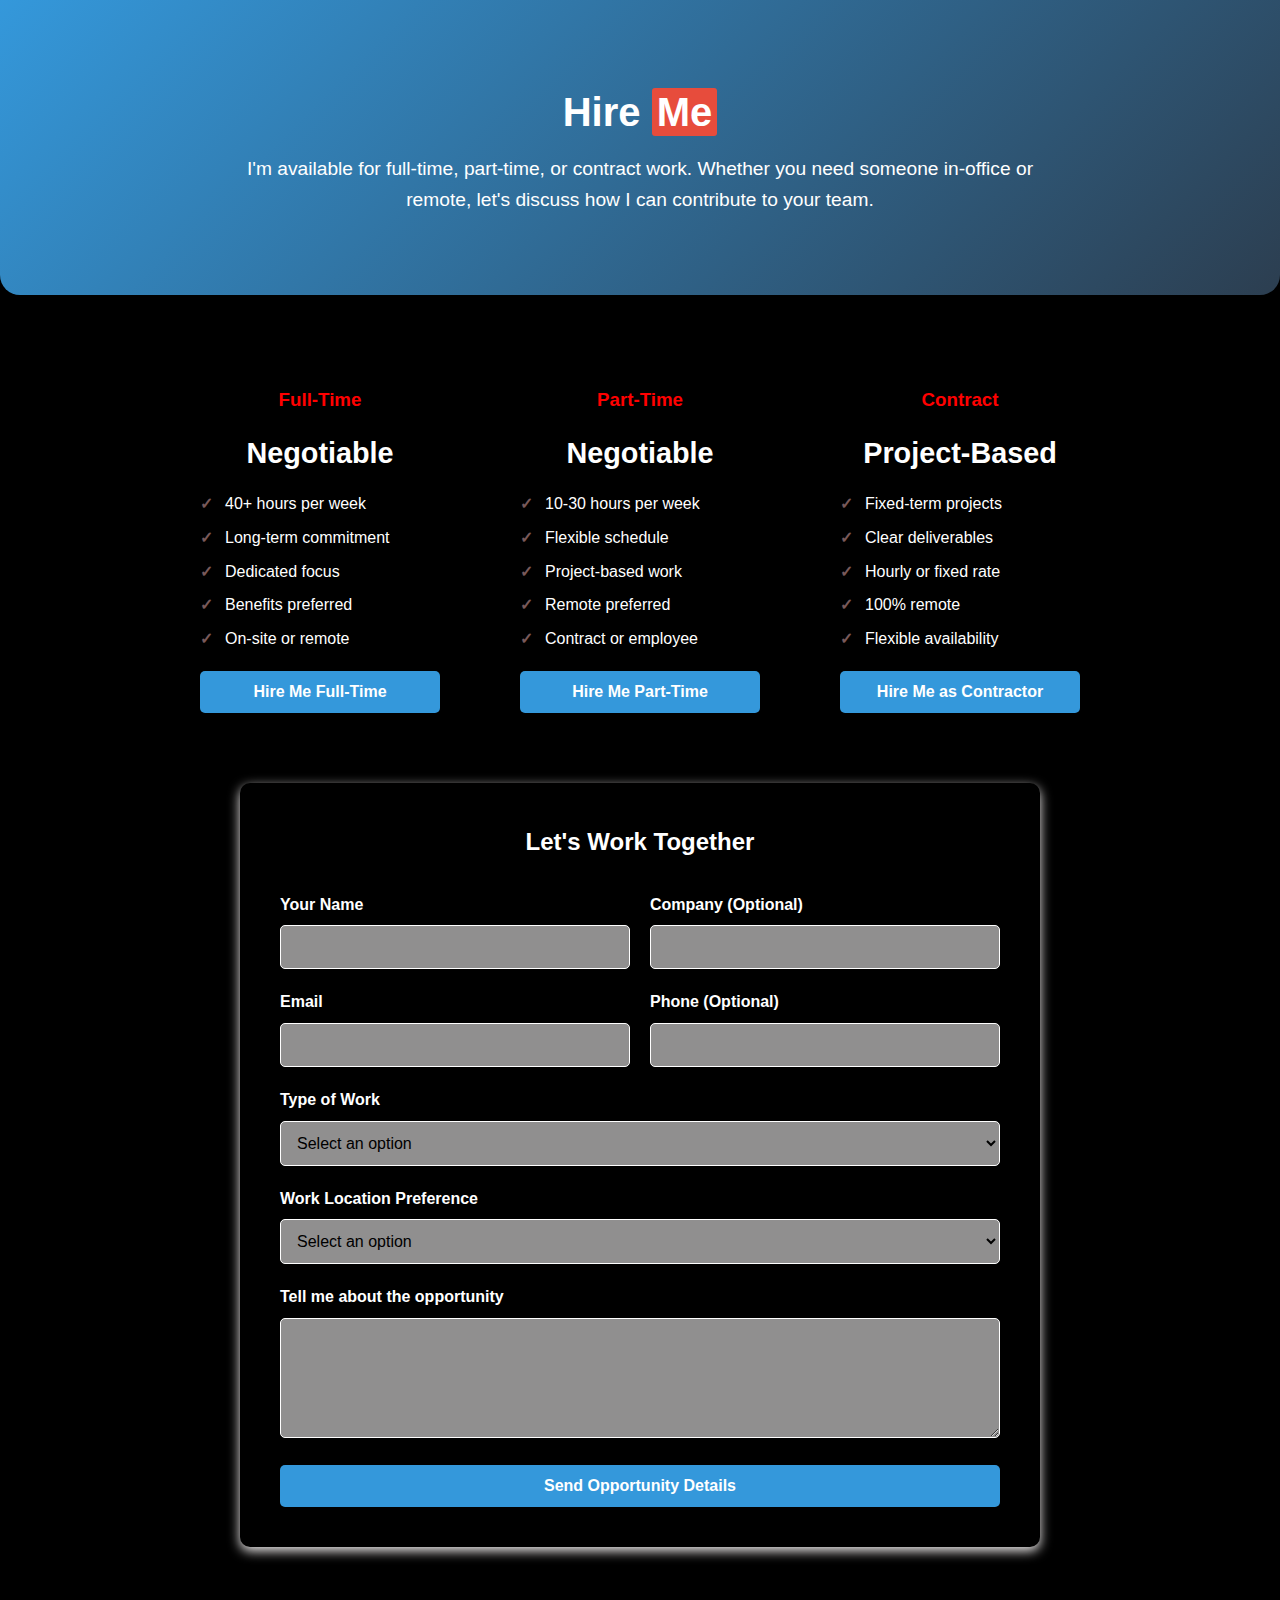
<file: pages/hireme.html>
<!DOCTYPE html>
<html lang="en">
<head>
    <meta charset="UTF-8">
    <meta name="viewport" content="width=device-width, initial-scale=1.0">
    <title>Hire Me</title>
    <style>
        :root {
            --primary-color: #3498db;
            --secondary-color: #2c3e50;
            --accent-color: #e74c3c;
            --light-color: #ffffff;
            --dark-color: #2c3e50;
            --success-color: #2ecc71;
            background-color: black;
        }
        
        * {
            margin: 0;
            padding: 0;
            box-sizing: border-box;
            font-family: 'Segoe UI', Tahoma, Geneva, Verdana, sans-serif;
        }
        
        body {
            background-color: #000000;
            color: #333;
            line-height: 1.6;
        }
        
        .container {
            max-width: 1200px;
            margin: 0 auto;
            padding: 20px;
        }
        
        header {
            background: linear-gradient(135deg, var(--primary-color), var(--secondary-color));
            color: white;
            padding: 60px 20px;
            text-align: center;
            border-radius: 0 0 20px 20px;
            box-shadow: 0 4px 12px rgba(0, 0, 0, 0.1);
        }
        
        header h1 {
            font-size: 2.5rem;
            margin-bottom: 10px;
        }
        
        header p {
            font-size: 1.2rem;
            max-width: 800px;
            margin: 0 auto;
        }
        
        .highlight {
            background-color: var(--accent-color);
            color: white;
            padding: 2px 5px;
            border-radius: 3px;
        }
        
        .options {
            display: flex;
            justify-content: center;
            flex-wrap: wrap;
            gap: 20px;
            margin: 40px 0;
        }
        
        .option-card {
            background: rgb(0, 0, 0);
            border-radius: 10px;
            padding: 30px;
            width: 300px;
            text-align: center;
            box-shadow: 0 4px 8px rgba(0, 0, 0, 0.1);
            transition: transform 0.3s, box-shadow 0.3s;
        }
        
        .option-card:hover {
            transform: translateY(-10px);
            box-shadow: 0 10px 20px rgb(238, 235, 235);
        }
        
        .option-card h3 {
            /* color: var(--primary-color); */
            color: red;
            margin-bottom: 15px;
        }
        
        .option-card .price {
            font-size: 1.8rem;
            font-weight: bold;
            /* color: var(--secondary-color); */
            color: white;
            margin: 15px 0;
        }
        
        .option-card ul {
            list-style: none;
            text-align: left;
            margin-bottom: 20px;
        }
        
        .option-card ul li {
            margin-bottom: 8px;
            position: relative;
            padding-left: 25px;
            color: white;
        }
        
        .option-card ul li:before {
            content: "✓";
            /* color: var(--primary-color); */
            color: rgb(121, 89, 89);
            position: absolute;
            left: 0;
            font-weight: bold;
        }
        
        .contact-form {
            background: rgb(0, 0, 0);
            border-radius: 10px;
            padding: 40px;
            max-width: 800px;
            margin: 40px auto;
            box-shadow: 0 4px 12px rgb(239, 236, 236);
            position: relative;
        
        }
        
        .contact-form h2 {
            text-align: center;
            /* color: var(--secondary-color); */
            color: white;
            margin-bottom: 30px;
        }
        
        .form-group {
            margin-bottom: 20px;
            
        }
        
        .form-group label {
            display: block;
            margin-bottom: 8px;
            font-weight: 600;
            /* color: var(--secondary-color); */
            color: white;
        }
        
        .form-group input,
        .form-group select,
        .form-group textarea {
            width: 100%;
            padding: 12px;
            border: 1px solid #ffffff;
            border-radius: 5px;
            font-size: 1rem;
            background-color: #908f8f;
        }
        
        .form-group textarea {
            min-height: 120px;
            resize: vertical;

        }
        
        .form-row {
            display: flex;
            gap: 20px;
        }
        
        .form-row .form-group {
            flex: 1;
        }
        
        button {
            background: var(--primary-color);
            color: white;
            border: none;
            padding: 12px 30px;
            font-size: 1rem;
            border-radius: 5px;
            cursor: pointer;
            transition: background 0.3s;
            display: block;
            width: 100%;
            font-weight: 600;
        }
        
        button:hover {
            background: var(--secondary-color);
        }
        
        /* Success Message Styles */
        .success-message-container {
            position: fixed;
            top: 0;
            left: 0;
            right: 0;
            display: flex;
            justify-content: center;
            align-items: center;
            height: 100vh;
            background-color: rgba(0, 0, 0, 0.7);
            z-index: 1000;
            opacity: 0;
            visibility: hidden;
            transition: all 0.3s ease;
        }
        
        .success-message-container.show {
            opacity: 1;
            visibility: visible;
        }
        
        .success-message {
            background: rgb(0, 0, 0);
            padding: 40px;
            border-radius: 10px;
            text-align: center;
            max-width: 500px;
            width: 90%;
            box-shadow: 0 10px 30px rgba(0, 0, 0, 0.2);
            transform: translateY(20px);
            transition: transform 0.3s ease;
            position: relative;
            overflow: hidden;
        }
        
        .success-message-container.show .success-message {
            transform: translateY(0);
        }
        
        .success-icon {
            width: 80px;
            height: 80px;
            margin: 0 auto 20px;
            position: relative;
        }
        
        .success-icon .circle {
            position: absolute;
            width: 100%;
            height: 100%;
            border-radius: 50%;
            background-color: rgba(46, 204, 113, 0.2);
            animation: pulse 2s infinite;
        }
        
        .success-icon .checkmark {
            position: absolute;
            top: 50%;
            left: 50%;
            transform: translate(-50%, -50%);
            width: 50px;
            height: 50px;
        }
        
        .success-icon .checkmark:after {
            content: '';
            position: absolute;
            left: 15px;
            top: 25px;
            width: 20px;
            height: 10px;
            border: solid white;
            border-width: 0 0 3px 3px;
            transform: rotate(-45deg);
        }
        
        .success-message h3 {
            color: var(--success-color);
            font-size: 1.8rem;
            margin-bottom: 15px;
        }
        
        .success-message p {
            color: var(--secondary-color);
            margin-bottom: 25px;
            font-size: 1.1rem;
        }
        
        .success-message button {
            background: var(--success-color);
            width: auto;
            margin: 0 auto;
            padding: 10px 25px;
        }
        
        .success-message button:hover {
            background: #27ae60;
        }
        
        @keyframes pulse {
            0% {
                transform: scale(0.95);
                opacity: 0.8;
            }
            70% {
                transform: scale(1.1);
                opacity: 0.3;
            }
            100% {
                transform: scale(0.95);
                opacity: 0.8;
            }
        }
        
        @keyframes checkmark {
            0% {
                height: 0;
                width: 0;
                opacity: 0;
            }
            20% {
                height: 0;
                width: 20px;
                opacity: 1;
            }
            40% {
                height: 40px;
                width: 20px;
                opacity: 1;
            }
            100% {
                height: 40px;
                width: 20px;
                opacity: 1;
            }
        }
        
        @media (max-width: 768px) {
            .form-row {
                flex-direction: column;
                gap: 0;
            }
            
            .option-card {
                width: 100%;
            }
            
            .success-message {
                padding: 30px 20px;
            }
            
            .success-message h3 {
                font-size: 1.5rem;
            }
        }
    </style>
</head>
<body>
    <header>
        <div class="container">
            <h1>Hire <span class="highlight">Me</span></h1>
            <p>I'm available for full-time, part-time, or contract work. Whether you need someone in-office or remote, let's discuss how I can contribute to your team.</p>
        </div>
    </header>
    
    <div class="container">
        <div class="options">
            <div class="option-card">
                <h3>Full-Time</h3>
                <div class="price">Negotiable</div>
                <ul>
                    <li>40+ hours per week</li>
                    <li>Long-term commitment</li>
                    <li>Dedicated focus</li>
                    <li>Benefits preferred</li>
                    <li>On-site or remote</li>
                </ul>
                <button onclick="scrollToForm()">Hire Me Full-Time</button>
            </div>
            
            <div class="option-card">
                <h3>Part-Time</h3>
                <div class="price">Negotiable</div>
                <ul>
                    <li>10-30 hours per week</li>
                    <li>Flexible schedule</li>
                    <li>Project-based work</li>
                    <li>Remote preferred</li>
                    <li>Contract or employee</li>
                </ul>
                <button onclick="scrollToForm()">Hire Me Part-Time</button>
            </div>
            
            <div class="option-card">
                <h3>Contract</h3>
                <div class="price">Project-Based</div>
                <ul>
                    <li>Fixed-term projects</li>
                    <li>Clear deliverables</li>
                    <li>Hourly or fixed rate</li>
                    <li>100% remote</li>
                    <li>Flexible availability</li>
                </ul>
                <button onclick="scrollToForm()">Hire Me as Contractor</button>
            </div>
        </div>
        
        <div class="contact-form">
            <h2>Let's Work Together</h2>
            <form id="hireForm" action="https://formsubmit.co/mrshivam491@gmail.com" method="POST">
                <input type="hidden" name="_subject" value="New Hire Request from Portfolio">
                <input type="hidden" name="_next" value="success-message">
                <input type="hidden" name="_captcha" value="false">
                
                <div class="form-row">
                    <div class="form-group">
                        <label for="name">Your Name</label>
                        <input type="text" id="name" name="name" required>
                    </div>
                    <div class="form-group">
                        <label for="company">Company (Optional)</label>
                        <input type="text" id="company" name="company">
                    </div>
                </div>
                
                <div class="form-row">
                    <div class="form-group">
                        <label for="email">Email</label>
                        <input type="email" id="email" name="email" required>
                    </div>
                    <div class="form-group">
                        <label for="phone">Phone (Optional)</label>
                        <input type="tel" id="phone" name="phone">
                    </div>
                </div>
                
                <div class="form-group">
                    <label for="work-type">Type of Work</label>
                    <select id="work-type" name="work-type" required>
                        <option value="">Select an option</option>
                        <option value="full-time">Full-Time Employment</option>
                        <option value="part-time">Part-Time Employment</option>
                        <option value="contract">Contract Work</option>
                        <option value="freelance">Freelance Project</option>
                        <option value="other">Other</option>
                    </select>
                </div>
                
                <div class="form-group">
                    <label for="location">Work Location Preference</label>
                    <select id="location" name="location" required>
                        <option value="">Select an option</option>
                        <option value="remote">Remote/Work from Home</option>
                        <option value="hybrid">Hybrid (Partial Remote)</option>
                        <option value="onsite">On-Site</option>
                        <option value="any">Any Location</option>
                    </select>
                </div>
                
                <div class="form-group">
                    <label for="message">Tell me about the opportunity</label>
                    <textarea id="message" name="message" required></textarea>
                </div>
                
                <button type="submit">Send Opportunity Details</button>
            </form>
        </div>
    </div>
    
    <!-- Success Message Popup -->
    <div class="success-message-container" id="successMessageContainer">
        <div class="success-message">
            <div class="success-icon">
                <div class="circle"></div>
                <div class="checkmark" style="background-color: var(--success-color); border-radius: 50%;"></div>
            </div>
            <h3>Thank You!</h3>
            <p>Your message has been successfully sent. I'll get back to you soon.</p>
            <button onclick="hideSuccessMessage()">Got It!</button>
        </div>
    </div>
    
    <script>
        
        // Scroll to form function
        function scrollToForm() {
            document.querySelector('.contact-form').scrollIntoView({
                behavior: 'smooth'
            });
        }
        
        // Show success message
        function showSuccessMessage() {
            const container = document.getElementById('successMessageContainer');
            container.classList.add('show');
        }
        
        // Hide success message
        function hideSuccessMessage() {
            const container = document.getElementById('successMessageContainer');
            container.classList.remove('show');
        }
        
        // Form submission handling
        document.getElementById('hireForm').addEventListener('submit', function(e) {
            e.preventDefault();
            
            // Collect form data
            const formData = new FormData(this);
            
            // Show loading state if needed
            const submitButton = this.querySelector('button[type="submit"]');
            submitButton.disabled = true;
            submitButton.textContent = 'Sending...';
            
            // Send data to FormSubmit
            fetch('https://formsubmit.co/ajax/mrshivam491@gmail.com', {
                method: 'POST',
                body: formData
            })
            .then(response => response.json())
            .then(data => {
                // Show success message
                showSuccessMessage();
                // Reset form
                document.getElementById('hireForm').reset();
            })
            .catch(error => {
                console.error('Error:', error);
                alert('There was an error submitting the form. Please try again.');
            })
            .finally(() => {
                submitButton.disabled = false;
                submitButton.textContent = 'Send Opportunity Details';
            });
        });
    </script>
</body>
</html>
</file>
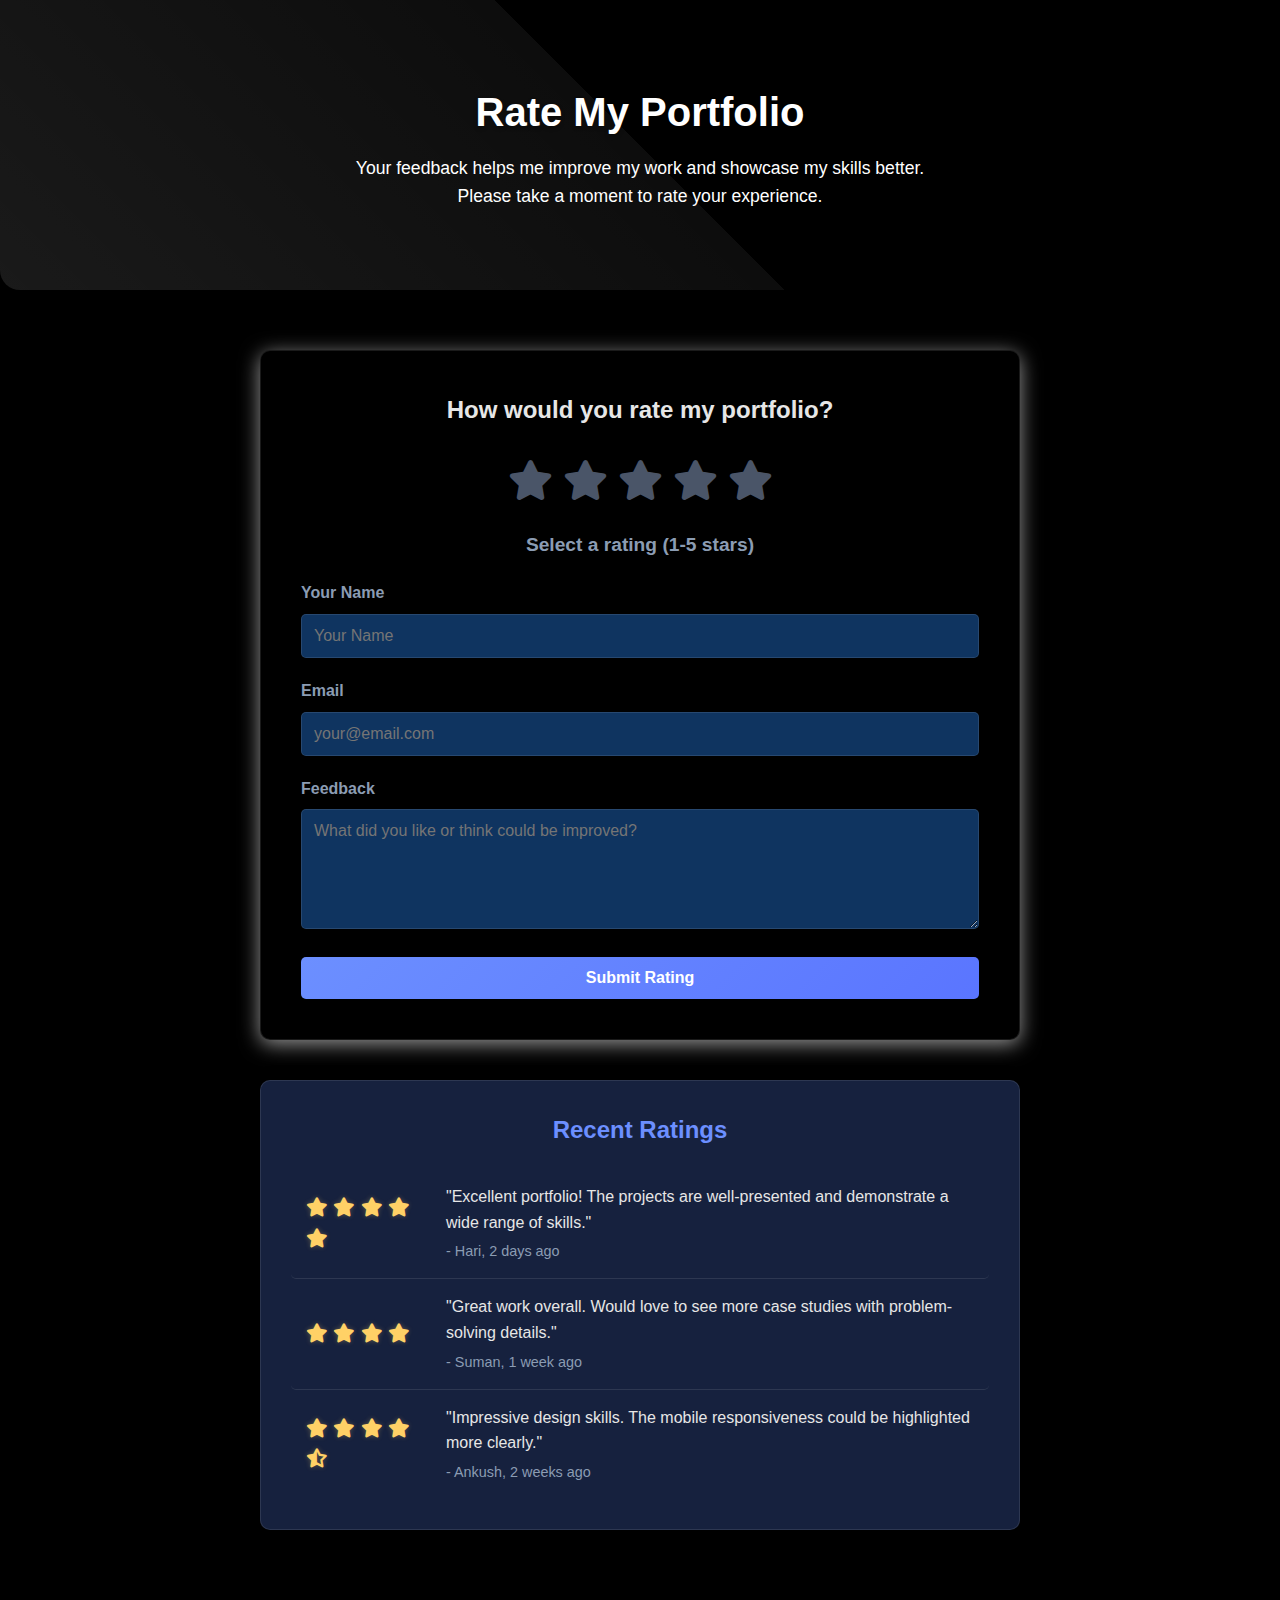
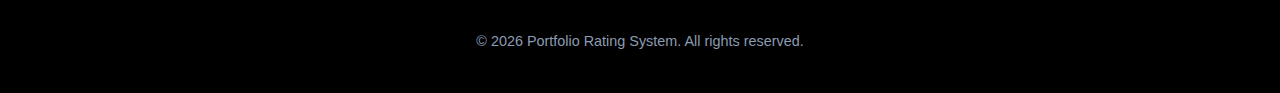
<file: pages/ratingpage.html>
<!DOCTYPE html>
<html lang="en">
<head>
    <meta charset="UTF-8">
    <meta name="viewport" content="width=device-width, initial-scale=1.0">
    <title>Rate My Portfolio</title>
    <link rel="stylesheet" href="https://cdnjs.cloudflare.com/ajax/libs/font-awesome/6.4.0/css/all.min.css">
    <style>
        :root {
            --primary-color: #6c8fff;
            --secondary-color: #8b9cb3;
            --accent-color: #ff7b7b;
            --light-color: #1a1a2e;
            --dark-color: #e6e6e6;
            --star-color: #ffd166;
            --card-bg: #16213e;
            --input-bg: #0f3460;
            --hover-effect: brightness(1.2);
            --transition-speed: 0.3s;
        }
        
        * {
            margin: 0;
            padding: 0;
            box-sizing: border-box;
            font-family: 'Segoe UI', Tahoma, Geneva, Verdana, sans-serif;
            transition: background-color var(--transition-speed), color var(--transition-speed), transform 0.2s ease;
        }
        
        body {
            /* background-color: var(--light-color); */
            background-color: rgb(0, 0, 0);
            color: var(--dark-color);
            line-height: 1.6;
        }
        
        .container {
            max-width: 800px;
            margin: 0 auto;
            padding: 20px;
        }
        
        header {
            /* background: linear-gradient(135deg, var(--primary-color), #2c3e50); */
            color: white;
            padding: 60px 20px;
            text-align: center;
            border-radius: 0 0 20px 20px;
            box-shadow: 0 4px 20px rgba(0, 0, 0, 0.3);
            margin-bottom: 40px;
            position: relative;
            overflow: hidden;
        }
        
        header::before {
            content: '';
            position: absolute;
            top: 0;
            left: 0;
            width: 100%;
            height: 100%;
            background: linear-gradient(45deg, rgba(255,255,255,0.1) 0%, rgba(255,255,255,0.05) 50%, transparent 50%);
            z-index: 1;
        }
        
        header h1 {
            font-size: 2.5rem;
            margin-bottom: 10px;
            position: relative;
            z-index: 2;
            text-shadow: 0 2px 4px rgba(0,0,0,0.3);
        }
        
        header p {
            font-size: 1.1rem;
            max-width: 600px;
            margin: 0 auto;
            position: relative;
            z-index: 2;
        }
        
        .rating-container {
            /* background: var(--card-bg); */
            background-color: black;
            border-radius: 10px;
            padding: 40px;
            box-shadow: 0 4px 20px rgb(150, 150, 150);
            margin-bottom: 40px;
            transition: transform var(--transition-speed), box-shadow var(--transition-speed);
            border: 1px solid rgba(255, 255, 255, 0.1);
        }
        
        .rating-container:hover {
            transform: translateY(-5px);
            box-shadow: 0 8px 25px rgba(0, 0, 0, 0.3);
        }
        
        .rating-title {
            text-align: center;
            /* color: var(--primary-color); */
    
            margin-bottom: 30px;
            font-weight: 700;
        }
        
        .stars {
            display: flex;
            justify-content: center;
            margin-bottom: 30px;
            font-size: 2.5rem;
            gap: 10px;
        }
        
        .star {
            color: #4a5568;
            cursor: pointer;
            transition: color 0.2s, transform 0.2s, text-shadow 0.2s;
            text-shadow: 0 0 5px rgba(0,0,0,0.5);
        }
        
        .star:hover {
            color: var(--star-color);
            transform: scale(1.2) rotate(5deg);
            text-shadow: 0 0 10px rgba(255, 209, 102, 0.5);
        }
        
        .star.active {
            color: var(--star-color);
            transform: scale(1.1);
            text-shadow: 0 0 15px rgba(255, 209, 102, 0.7);
        }
        
        .rating-value {
            text-align: center;
            font-size: 1.2rem;
            margin-bottom: 20px;
            color: var(--secondary-color);
            font-weight: 600;
        }
        
        .form-group {
            margin-bottom: 20px;
        }
        
        .form-group label {
            display: block;
            margin-bottom: 8px;
            font-weight: 600;
            color: var(--secondary-color);
        }
        
        .form-group input,
        .form-group textarea {
            width: 100%;
            padding: 12px;
            background-color: var(--input-bg);
            color: var(--dark-color);
            border: 1px solid rgba(255, 255, 255, 0.1);
            border-radius: 5px;
            font-size: 1rem;
            transition: all var(--transition-speed);
        }
        
        .form-group input:focus,
        .form-group textarea:focus {
            outline: none;
            border-color: var(--primary-color);
            box-shadow: 0 0 0 3px rgba(108, 143, 255, 0.3);
            transform: translateY(-2px);
        }
        
        .form-group input:hover,
        .form-group textarea:hover {
            border-color: rgba(255, 255, 255, 0.2);
        }
        
        .form-group textarea {
            min-height: 120px;
            resize: vertical;
        }
        
        button {
            background: linear-gradient(135deg, var(--primary-color), #5a75ff);
            color: white;
            border: none;
            padding: 12px 30px;
            font-size: 1rem;
            border-radius: 5px;
            cursor: pointer;
            transition: all var(--transition-speed);
            display: block;
            width: 100%;
            font-weight: 600;
            position: relative;
            overflow: hidden;
            box-shadow: 0 4px 15px rgba(0, 0, 0, 0.2);
        }
        
        button::before {
            content: '';
            position: absolute;
            top: 0;
            left: -100%;
            width: 100%;
            height: 100%;
            background: linear-gradient(90deg, transparent, rgba(255, 255, 255, 0.2), transparent);
            transition: left 0.7s ease;
        }
        
        button:hover {
            background: linear-gradient(135deg, #5a75ff, var(--primary-color));
            transform: translateY(-3px);
            box-shadow: 0 7px 20px rgba(0, 0, 0, 0.3);
        }
        
        button:hover::before {
            left: 100%;
        }
        
        button:active {
            transform: translateY(0);
            box-shadow: 0 4px 15px rgba(0, 0, 0, 0.2);
        }
        
        .thank-you {
            display: none;
            text-align: center;
            padding: 30px;
            background: rgba(46, 125, 50, 0.2);
            border-radius: 10px;
            color: #4caf50;
            margin-bottom: 40px;
            border: 1px solid rgba(76, 175, 80, 0.3);
            animation: fadeIn 0.5s ease;
        }
        
        @keyframes fadeIn {
            from { opacity: 0; transform: translateY(10px); }
            to { opacity: 1; transform: translateY(0); }
        }
        
        .thank-you h2 {
            margin-bottom: 10px;
        }
        
        .thank-you p {
            font-size: 1.1rem;
        }
        
        .recent-ratings {
            background: var(--card-bg);
            border-radius: 10px;
            padding: 30px;
            box-shadow: 0 4px 20px rgba(0, 0, 0, 0.2);
            transition: transform var(--transition-speed), box-shadow var(--transition-speed);
            border: 1px solid rgba(255, 255, 255, 0.1);
        }
        
        .recent-ratings:hover {
            transform: translateY(-5px);
            box-shadow: 0 8px 25px rgba(0, 0, 0, 0.3);
        }
        
        .recent-ratings h2 {
            text-align: center;
            color: var(--primary-color);
            margin-bottom: 20px;
            font-weight: 700;
        }
        
        .rating-item {
            display: flex;
            align-items: center;
            padding: 15px;
            border-bottom: 1px solid rgba(255, 255, 255, 0.1);
            transition: background-color var(--transition-speed), transform var(--transition-speed);
            border-radius: 5px;
        }
        
        .rating-item:hover {
            background-color: rgba(255, 255, 255, 0.05);
            transform: translateX(5px);
        }
        
        .rating-item:last-child {
            border-bottom: none;
        }
        
        .rating-stars {
            color: var(--star-color);
            font-size: 1.2rem;
            margin-right: 20px;
            min-width: 120px;
            text-shadow: 0 0 5px rgba(255, 209, 102, 0.3);
        }
        
        .rating-comment {
            flex-grow: 1;
        }
        
        .rating-meta {
            font-size: 0.9rem;
            color: var(--secondary-color);
            margin-top: 5px;
        }
        
        footer {
            text-align: center;
            padding: 20px;
            color: var(--secondary-color);
            margin-top: 40px;
            font-size: 0.9rem;
        }
        
        @media (max-width: 768px) {
            header {
                padding: 40px 20px;
            }
            
            header h1 {
                font-size: 2rem;
            }
            
            .rating-container,
            .recent-ratings {
                padding: 20px;
            }
            
            .stars {
                font-size: 2rem;
            }
            
            .rating-item {
                flex-direction: column;
                align-items: flex-start;
            }
            
            .rating-stars {
                margin-bottom: 10px;
                margin-right: 0;
            }
        }
    </style>
</head>
<body>
    <header>
        <div class="container">
            <h1>Rate My Portfolio</h1>
            <p>Your feedback helps me improve my work and showcase my skills better. Please take a moment to rate your experience.</p>
        </div>
    </header>
    
    <div class="container">
        <div class="thank-you" id="thankYou">
            <h2>Thank You for Your Feedback!</h2>
            <p>Your rating has been submitted successfully. I appreciate your time and input.</p>
        </div>
        
        <div class="rating-container" id="ratingFormContainer">
            <h2 class="rating-title">How would you rate my portfolio?</h2>
            
            <div class="stars">
                <i class="fas fa-star star" data-rating="1"></i>
                <i class="fas fa-star star" data-rating="2"></i>
                <i class="fas fa-star star" data-rating="3"></i>
                <i class="fas fa-star star" data-rating="4"></i>
                <i class="fas fa-star star" data-rating="5"></i>
            </div>
            
            <div class="rating-value" id="ratingValue">
                Select a rating (1-5 stars)
            </div>
            
            <form id="ratingForm">
                <input type="hidden" name="_subject" value="New Portfolio Rating Received">
                <input type="hidden" name="_next" value="https://yourportfolio.com/thank-you.html">
                <input type="hidden" name="_captcha" value="false">
                <input type="hidden" name="rating" id="formRating" value="">
                
                <div class="form-group">
                    <label for="name">Your Name</label>
                    <input type="text" id="name" name="name" placeholder="Your Name">
                </div>
                
                <div class="form-group">
                    <label for="email">Email</label>
                    <input type="email" id="email" name="email" placeholder="your@email.com">
                </div>
                
                <div class="form-group">
                    <label for="feedback">Feedback</label>
                    <textarea id="feedback" name="feedback" placeholder="What did you like or think could be improved?"></textarea>
                </div>
                
                <button type="submit" id="submitBtn">Submit Rating</button>
            </form>
        </div>
        
        <div class="recent-ratings">
            <h2>Recent Ratings</h2>
            
            <div class="rating-item">
                <div class="rating-stars">
                    <i class="fas fa-star"></i>
                    <i class="fas fa-star"></i>
                    <i class="fas fa-star"></i>
                    <i class="fas fa-star"></i>
                    <i class="fas fa-star"></i>
                </div>
                <div class="rating-comment">
                    "Excellent portfolio! The projects are well-presented and demonstrate a wide range of skills."
                    <div class="rating-meta">- Hari, 2 days ago</div>
                </div>
            </div>
            
            <div class="rating-item">
                <div class="rating-stars">
                    <i class="fas fa-star"></i>
                    <i class="fas fa-star"></i>
                    <i class="fas fa-star"></i>
                    <i class="fas fa-star"></i>
                    <!-- <i class="far fa-star"></i> -->
                </div>
                <div class="rating-comment">
                    "Great work overall. Would love to see more case studies with problem-solving details."
                    <div class="rating-meta">- Suman, 1 week ago</div>
                </div>
            </div>
            
            <div class="rating-item">
                <div class="rating-stars">
                    <i class="fas fa-star"></i>
                    <i class="fas fa-star"></i>
                    <i class="fas fa-star"></i>
                    <i class="fas fa-star"></i>
                    <i class="fas fa-star-half-alt"></i>
                </div>
                <div class="rating-comment">
                    "Impressive design skills. The mobile responsiveness could be highlighted more clearly."
                    <div class="rating-meta">- Ankush, 2 weeks ago</div>
                </div>
            </div>
        </div>
    </div>
    
    <footer>
        <div class="container">
            <p>© <span id="year">2023</span> Portfolio Rating System. All rights reserved.</p>
        </div>
    </footer>
    
    <script>
        // Set current year in footer
        document.getElementById('year').textContent = new Date().getFullYear();
        
        // Star rating functionality
        const stars = document.querySelectorAll('.star');
        const ratingValue = document.getElementById('ratingValue');
        const formRating = document.getElementById('formRating');
        let currentRating = 0;
        
        stars.forEach(star => {
            star.addEventListener('click', () => {
                const rating = parseInt(star.getAttribute('data-rating'));
                currentRating = rating;
                formRating.value = rating;
                
                // Update star display
                stars.forEach((s, index) => {
                    if (index < rating) {
                        s.classList.add('active');
                        s.classList.remove('far');
                        s.classList.add('fas');
                    } else {
                        s.classList.remove('active');
                        s.classList.remove('fas');
                        s.classList.add('far');
                    }
                });
                
                // Update rating text
                const ratingTexts = [
                    "Poor - Needs significant improvement",
                    "Fair - Has some good elements",
                    "Good - Solid work overall",
                    "Very Good - Impressive with minor areas to improve",
                    "Excellent - Outstanding work!"
                ];
                ratingValue.textContent = `${rating} star${rating > 1 ? 's' : ''} - ${ratingTexts[rating - 1]}`;
            });
            
            // Hover effects
            star.addEventListener('mouseover', () => {
                const rating = parseInt(star.getAttribute('data-rating'));
                
                stars.forEach((s, index) => {
                    if (index < rating) {
                        s.style.color = '#ffd166';
                        s.style.transform = 'scale(1.1)';
                    }
                });
            });
            
            star.addEventListener('mouseout', () => {
                if (currentRating === 0) {
                    stars.forEach(s => {
                        s.style.color = '#4a5568';
                        s.style.transform = 'scale(1)';
                    });
                } else {
                    stars.forEach((s, index) => {
                        if (index < currentRating) {
                            s.style.color = '#ffd166';
                            s.style.transform = 'scale(1.1)';
                        } else {
                            s.style.color = '#4a5568';
                            s.style.transform = 'scale(1)';
                        }
                    });
                }
            });
        });
        
        // Form submission handling
        document.getElementById('ratingForm').addEventListener('submit', function(e) {
            e.preventDefault();
            
            if (currentRating === 0) {
                alert('Please select a rating before submitting');
                return;
            }
            
            // Show loading state
            const submitBtn = document.getElementById('submitBtn');
            const originalBtnText = submitBtn.innerHTML;
            submitBtn.disabled = true;
            submitBtn.innerHTML = '<i class="fas fa-spinner fa-spin"></i> Sending...';

            // Collect form data
            const formData = new FormData(this);
            
            // Add additional data if needed
            formData.append('_subject', 'New Portfolio Rating Received');
            formData.append('_template', 'basic'); // Optional FormSubmit template
            
            // Send to FormSubmit
            fetch('https://formsubmit.co/ajax/mrshivam491@gmail.com', {
                method: 'POST',
                body: formData
            })
            .then(response => {
                if (!response.ok) throw new Error('Network response was not ok');
                return response.json();
            })
            .then(data => {
                // Show success message
                document.getElementById('thankYou').style.display = 'block';
                document.getElementById('ratingFormContainer').style.display = 'none';
                
                // Optional: Store in localStorage
                const ratingData = {
                    stars: document.getElementById('formRating').value,
                    name: document.getElementById('name').value || 'Anonymous',
                    feedback: document.getElementById('feedback').value || 'No feedback',
                    date: new Date().toLocaleDateString()
                };
                storeRatingLocally(ratingData);
            })
            .catch(error => {
                console.error('Error:', error);
                alert('There was an error submitting your rating. Please try again.');
            })
            .finally(() => {
                // Reset button state
                submitBtn.disabled = false;
                submitBtn.innerHTML = originalBtnText;
            });
        });

        // Optional: Store rating in localStorage
        function storeRatingLocally(ratingData) {
            const ratings = JSON.parse(localStorage.getItem('portfolioRatings') || '[]');
            ratings.unshift(ratingData);
            localStorage.setItem('portfolioRatings', JSON.stringify(ratings));
            updateRecentRatings();
        }

        // Optional: Update recent ratings display
        function updateRecentRatings() {
            const ratings = JSON.parse(localStorage.getItem('portfolioRatings') || '[]');
            const container = document.querySelector('.recent-ratings');
            
            container.innerHTML = '<h2>Recent Ratings</h2>';
            
            ratings.slice(0, 5).forEach(rating => {
                const starsHTML = '★'.repeat(rating.stars) + '☆'.repeat(5 - rating.stars);
                container.innerHTML += `
                    <div class="rating-item">
                        <div class="rating-stars">${starsHTML}</div>
                        <div class="rating-comment">
                            "${rating.feedback}"
                            <div class="rating-meta">- ${rating.name}, ${rating.date}</div>
                        </div>
                    </div>
                `;
            });
        }
    </script>
</body>
</html>
</file>
<file: css/styles.css>
:root {
            --bg-primary: #0a0a0a;
            --bg-secondary: #151515;
            --bg-tertiary: #1e1e1e;
            --text-primary: #ffffff;
            --text-secondary: #b0b0b0;
            --accent: #6e44ff;
            --accent-hover: #7c5cff;
            --success: #00cc99;
            --danger: #ff4d4d;
            --transition: all 0.3s ease;
            --shadow: 0 4px 20px rgba(0, 0, 0, 0.25);
            --shadow-hover: 0 8px 30px rgba(110, 68, 255, 0.2);
            --card-radius: 12px;
        }

        * {
            margin: 0;
            padding: 0;
            box-sizing: border-box;
            font-family: 'Poppins', sans-serif;
        }

        body {
            background-color: var(--bg-primary);
            color: var(--text-primary);
            line-height: 1.6;
            overflow-x: hidden;
            transition: var(--transition);
        }

        .container {
            width: 90%;
            max-width: 1200px;
            margin: 0 auto;
            padding: 0 15px;
        }

        a {
            text-decoration: none;
            color: var(--text-primary);
            transition: var(--transition);
        }

        /* Header Styles */
        header {
            background-color: rgba(10, 10, 10, 0.9);
            backdrop-filter: blur(10px);
            position: fixed;
            top: 0;
            left: 0;
            width: 100%;
            z-index: 1000;
            padding: 1rem 0;
            box-shadow: 0 2px 10px rgba(0, 0, 0, 0.1);
        }

        .header-container {
            display: flex;
            justify-content: space-between;
            align-items: center;
        }

        .logo {
            font-size: 1.8rem;
            font-weight: 700;
        }

        .logo span {
            color: var(--accent);
        }

        .nav-links {
            display: flex;
            gap: 1.5rem;
            align-items: center;
        }

        .nav-links a {
            position: relative;
            font-weight: 500;
        }

        .nav-links a:not(.active):hover {
            color: var(--accent);
        }

        .nav-links a.active {
            color: var(--accent);
            font-weight: 600;
        }

        .nav-links a.active::after {
            content: '';
            position: absolute;
            bottom: -5px;
            left: 0;
            width: 100%;
            height: 2px;
            background-color: var(--accent);
            border-radius: 2px;
        }

        .nav-links a:not(.active)::after {
            content: '';
            position: absolute;
            bottom: -5px;
            left: 0;
            width: 0;
            height: 2px;
            background-color: var(--accent);
            border-radius: 2px;
            transition: var(--transition);
        }

        .nav-links a:not(.active):hover::after {
            width: 100%;
        }

        .theme-toggle {
            background: none;
            border: none;
            color: var(--text-primary);
            cursor: pointer;
            font-size: 1.2rem;
            transition: var(--transition);
        }

        .theme-toggle:hover {
            color: var(--accent);
            transform: rotate(30deg);
        }

        .hamburger {
            display: none;
            font-size: 1.5rem;
            cursor: pointer;
            transition: var(--transition);
        }

        .hamburger:hover {
            color: var(--accent);
        }

        /* Side Navigation */
        .side-nav {
            position: fixed;
            top: 0;
            right: -300px;
            width: 300px;
            height: 100vh;
            background-color: var(--bg-secondary);
            z-index: 1001;
            padding: 2rem;
            transition: right 0.4s ease;
            box-shadow: -5px 0 25px rgba(0, 0, 0, 0.2);
        }

        .side-nav.active {
            right: 0;
        }

        .close-btn {
            text-align: right;
            margin-bottom: 2rem;
            font-size: 1.5rem;
            cursor: pointer;
            transition: var(--transition);
        }

        .close-btn:hover {
            color: var(--accent);
        }

        .side-nav-links {
            display: flex;
            flex-direction: column;
            gap: 1.5rem;
        }

        .side-nav-links a {
            padding: 0.5rem 0;
            border-bottom: 1px solid rgba(255, 255, 255, 0.1);
            transition: var(--transition);
        }

        .side-nav-links a:hover {
            color: var(--accent);
            padding-left: 10px;
        }

        /* Hero Section */
        .hero {
            min-height: 100vh;
            display: flex;
            align-items: center;
            position: relative;
            overflow: hidden;
            padding-top: 80px;
        }

        .animated-bg {
            position: absolute;
            top: 0;
            left: 0;
            width: 100%;
            height: 100%;
            z-index: -1;
            overflow: hidden;
        }

        .animated-bg span {
            position: absolute;
            width: 20px;
            height: 20px;
            background: var(--accent);
            opacity: 0.1;
            border-radius: 50%;
            animation: float 15s linear infinite;
        }

        @keyframes float {
            0% {
                transform: translateY(100vh) scale(0);
            }
            100% {
                transform: translateY(-100px) scale(1);
            }
        }

        .hero-content {
            text-align: center;
            max-width: 800px;
            margin: 0 auto;
        }

        .hero-content h1 {
            font-size: 3.5rem;
            margin-bottom: 1rem;
            background: linear-gradient(45deg, var(--text-primary), var(--accent));
            -webkit-background-clip: text;
            background-clip: text;
            color: transparent;
            transition: var(--transition);
        }

        .hero-content p {
            font-size: 1.2rem;
            color: var(--text-secondary);
            margin-bottom: 2rem;
        }

        .hero-btns {
            display: flex;
            gap: 1rem;
            justify-content: center;
            margin-bottom: 2rem;
        }

        .btn {
            padding: 0.8rem 2rem;
            border-radius: 50px;
            font-weight: 600;
            transition: var(--transition);
            display: inline-block;
        }

        .btn:hover {
            transform: translateY(-3px);
            box-shadow: var(--shadow-hover);
        }

        .btn-outline {
            background: transparent;
            border: 2px solid var(--accent);
            color: var(--accent);
        }

        .btn-outline:hover {
            background: var(--accent);
            color: var(--text-primary);
        }

        .tech-icons {
            display: flex;
            justify-content: center;
            flex-wrap: wrap;
            gap: 1.5rem;
            margin-top: 2rem;
        }

        .tech-icon {
            font-size: 2.5rem;
            transition: var(--transition);
            cursor: pointer;
            position: relative;
        }

        .tech-icon:hover {
            color: var(--accent);
            transform: translateY(-5px);
        }

        .tech-icon::after {
            content: attr(title);
            position: absolute;
            bottom: -30px;
            left: 50%;
            transform: translateX(-50%);
            font-size: 0.7rem;
            background: var(--bg-tertiary);
            padding: 0.3rem 0.6rem;
            border-radius: 4px;
            opacity: 0;
            transition: var(--transition);
            pointer-events: none;
        }

        .tech-icon:hover::after {
            opacity: 1;
            bottom: -25px;
        }

        /* Section Styles */
        section {
            padding: 5rem 0;
        }

        .section-title {
            font-size: 2.5rem;
            text-align: center;
            margin-bottom: 3rem;
            position: relative;
            display: inline-block;
            left: 50%;
            transform: translateX(-50%);
        }

        .section-title::after {
            content: '';
            position: absolute;
            bottom: -10px;
            left: 50%;
            transform: translateX(-50%);
            width: 50px;
            height: 3px;
            background: var(--accent);
            border-radius: 3px;
        }

        /* About Section */
        .about-content {
            display: grid;
            grid-template-columns: 1fr 2fr;
            gap: 3rem;
            align-items: center;
            margin-bottom: 4rem;
        }

        .about-img {
            border-radius: 20px;
            overflow: hidden;
            position: relative;
            box-shadow: var(--shadow);
            transition: var(--transition);
            border-radius: 50%;
        }

        .about-img:hover {
            transform: translateY(-5px);
            box-shadow: var(--shadow-hover);
        }

        .about-img img {
            width: 100%;
            height: auto;
            display: block;
            transition: var(--transition);
        }

        .about-img:hover img {
            transform: scale(1.05);
        }

        .about-text h3 {
            font-size: 1.8rem;
            margin-bottom: 1.5rem;
            color: var(--accent);
        }

        .about-text p {
            margin-bottom: 1.5rem;
            color: var(--text-secondary);
        }

        /* .skills {
            margin-top: 2rem;
        }

        .skill-item {
            margin-bottom: 1.5rem;
        }

        .skill-info {
            display: flex;
            justify-content: space-between;
            margin-bottom: 0.5rem;
        }

        .skill-bar {
            height: 8px;
            background: var(--bg-tertiary);
            border-radius: 4px;
            overflow: hidden;
        }

        .skill-progress {
            height: 100%;
            background: linear-gradient(90deg, var(--accent), var(--accent-hover));
            border-radius: 4px;
            position: relative;
            transition: width 1.5s ease;
            width: 0;
        } */

        /* .skill-progress::after {
            content: '';
            position: absolute;
            top: 0;
            left: 0;
            height: 100%;
            width: 100%;
            background: linear-gradient(90deg, transparent, rgba(255, 255, 255, 0.2), transparent);
            animation: shimmer 2s infinite;
        } */

        @keyframes shimmer {
            0% {
                transform: translateX(-100%);
            }
            100% {
                transform: translateX(100%);
            }
        }

        /* Timeline */
        /* .timeline {
            position: relative;
            max-width: 800px;
            margin: 0 auto;
        }

        .timeline::before {
            content: '';
            position: absolute;
            left: 50%;
            transform: translateX(-50%);
            width: 2px;
            height: 100%;
            background: var(--accent);
        }

        .timeline-item {
            width: 50%;
            padding: 20px 40px;
            position: relative;
        }

        .timeline-item:nth-child(odd) {
            left: 0;
        }

        .timeline-item:nth-child(even) {
            left: 50%;
        } */

        /* .timeline-content {
            background: var(--bg-secondary);
            padding: 20px;
            border-radius: var(--card-radius);
            box-shadow: var(--shadow);
            transition: var(--transition);
        }

        .timeline-content:hover {
            transform: translateY(-5px);
            box-shadow: var(--shadow-hover);
        }

        .timeline-content h4 {
            color: var(--accent);
            margin-bottom: 10px;
        }

        .timeline-content p {
            color: var(--text-secondary);
            margin-bottom: 5px;
        }

        .timeline-item::after {
            content: '';
            position: absolute;
            top: 50%;
            transform: translateY(-50%);
            width: 20px;
            height: 20px;
            background: var(--accent);
            border-radius: 50%;
        }

        .timeline-item:nth-child(odd)::after {
            right: -10px;
        }

        .timeline-item:nth-child(even)::after {
            left: -10px;
        } */

        /* Work Section */
        .work-filter {
            display: flex;
            justify-content: center;
            gap: 1rem;
            margin-bottom: 2rem;
            flex-wrap: wrap;
        }

        .filter-btn {
            padding: 0.5rem 1.5rem;
            background: var(--bg-tertiary);
            border: none;
            color: var(--text-secondary);
            border-radius: 50px;
            cursor: pointer;
            transition: var(--transition);
        }

        .filter-btn.active, .filter-btn:hover {
            background: var(--accent);
            color: var(--text-primary);
        }

        .work-grid {
            display: grid;
            grid-template-columns: repeat(auto-fill, minmax(300px, 1fr));
            gap: 2rem;
        }

        .work-card {
            background: var(--bg-secondary);
            border-radius: var(--card-radius);
            overflow: hidden;
            box-shadow: var(--shadow);
            transition: var(--transition);
        }

        .work-card:hover {
            transform: translateY(-10px);
            box-shadow: var(--shadow-hover);
        }

        .work-img {
            height: 200px;
            overflow: hidden;
        }

        .work-img img {
            width: 100%;
            height: 100%;
            object-fit: cover;
            transition: var(--transition);
        }

        .work-card:hover .work-img img {
            transform: scale(1.1);
        }

        .work-info {
            padding: 1.5rem;
        }

        .work-info h3 {
            margin-bottom: 0.5rem;
            font-size: 1.3rem;
        }

        .work-info p {
            color: var(--text-secondary);
            margin-bottom: 1rem;
            font-size: 0.9rem;
        }

        .work-tags {
            display: flex;
            flex-wrap: wrap;
            gap: 0.5rem;
            margin-bottom: 1.5rem;
        }

        .work-tag {
            background: var(--bg-tertiary);
            color: var(--text-secondary);
            padding: 0.3rem 0.8rem;
            border-radius: 50px;
            font-size: 0.7rem;
            transition: var(--transition);
        }

        .work-tag:hover {
            background: var(--accent);
            color: var(--text-primary);
        }

        .work-links {
            display: flex;
            gap: 1rem;
        }

        .work-link {
            padding: 0.5rem 1rem;
            border-radius: 4px;
            font-size: 0.9rem;
            transition: var(--transition);
        }

        .work-link:nth-child(1) {
            background: var(--accent);
        }

        .work-link:nth-child(2) {
            background: var(--bg-tertiary);
        }

        .work-link:hover {
            opacity: 0.9;
            transform: translateY(-3px);
        }

        /* Current Work Section */
        .current-project {
            display: grid;
            grid-template-columns: 1fr 1fr;
            gap: 3rem;
            align-items: center;
            background: var(--bg-secondary);
            padding: 2rem;
            border-radius: var(--card-radius);
            box-shadow: var(--shadow);
            transition: var(--transition);
        }

        .current-project:hover {
            transform: translateY(-5px);
            box-shadow: var(--shadow-hover);
        }

        .current-info h3 {
            font-size: 1.8rem;
            margin-bottom: 1rem;
            color: var(--accent);
        }

        .current-info p {
            margin-bottom: 1.5rem;
            color: var(--text-secondary);
        }

        .current-tech {
            display: flex;
            flex-wrap: wrap;
            gap: 0.5rem;
            margin-bottom: 1.5rem;
        }

        .current-tech span {
            background: var(--bg-tertiary);
            color: var(--text-secondary);
            padding: 0.3rem 0.8rem;
            border-radius: 50px;
            font-size: 0.8rem;
            transition: var(--transition);
        }

        .current-tech span:hover {
            background: var(--accent);
            color: var(--text-primary);
        }

        .current-img {
            border-radius: var(--card-radius);
            overflow: hidden;
            box-shadow: var(--shadow);
            transition: var(--transition);
        }

        .current-img:hover {
            transform: translateY(-5px);
            box-shadow: var(--shadow-hover);
        }

        .current-img img {
            width: 100%;
            height: auto;
            display: block;
            transition: var(--transition);
        }

        .current-img:hover img {
            transform: scale(1.05);
        }

        /* Footer */
        footer {
            background: var(--bg-secondary);
            padding: 3rem 0;
            text-align: center;
        }

        .footer-content {
            display: flex;
            flex-direction: column;
            align-items: center;
            gap: 1.5rem;
        }

        .footer-logo {
            font-size: 2rem;
            font-weight: 700;
        }

        .footer-logo span {
            color: var(--accent);
        }

        .footer-social {
            display: flex;
            gap: 1rem;
        }

        .footer-social a {
            width: 40px;
            height: 40px;
            border-radius: 50%;
            background: var(--bg-tertiary);
            display: flex;
            align-items: center;
            justify-content: center;
            transition: var(--transition);
        }

        .footer-social a:hover {
            background: var(--accent);
            transform: translateY(-5px);
        }

        .copyright {
            color: var(--text-secondary);
            font-size: 0.9rem;
        }

        /* Back to Top Button */
        .back-to-top {
            position: fixed;
            bottom: 30px;
            right: 30px;
            width: 50px;
            height: 50px;
            border-radius: 50%;
            background: var(--accent);
            color: var(--text-primary);
            display: flex;
            align-items: center;
            justify-content: center;
            cursor: pointer;
            opacity: 0;
            visibility: hidden;
            transition: var(--transition);
            box-shadow: var(--shadow);
            z-index: 999;
        }

        .back-to-top.active {
            opacity: 1;
            visibility: visible;
        }

        .back-to-top:hover {
            background: var(--accent-hover);
            transform: translateY(-5px);
        }

        /* Modals */
        .modal {
            position: fixed;
            top: 0;
            left: 0;
            width: 100%;
            height: 100%;
            background: rgba(0, 0, 0, 0.8);
            backdrop-filter: blur(5px);
            display: flex;
            align-items: center;
            justify-content: center;
            z-index: 1002;
            opacity: 0;
            visibility: hidden;
            transition: var(--transition);
        }

        .modal.active {
            opacity: 1;
            visibility: visible;
        }

        .modal-content {
            background: var(--bg-secondary);
            width: 90%;
            max-width: 800px;
            border-radius: var(--card-radius);
            overflow: hidden;
            display: grid;
            grid-template-columns: 1fr 1fr;
            position: relative;
            transform: translateY(50px);
            transition: transform 0.5s ease;
        }

        .modal.active .modal-content {
            transform: translateY(0);
        }

        .modal-img {
            height: 100%;
        }

        .modal-img img {
            width: 100%;
            height: 100%;
            object-fit: cover;
        }

        .modal-body {
            padding: 2rem;
            position: relative;
            overflow-y: auto;
            max-height: 80vh;
        }

        .modal-close {
            position: absolute;
            top: 1rem;
            right: 1rem;
            background: none;
            border: none;
            font-size: 1.5rem;
            color: var(--text-primary);
            cursor: pointer;
            transition: var(--transition);
        }

        .modal-close:hover {
            color: var(--accent);
            transform: rotate(90deg);
        }

        .modal-body h3 {
            font-size: 1.8rem;
            margin-bottom: 1rem;
            color: var(--accent);
        }

        .modal-body p {
            margin-bottom: 1rem;
            color: var(--text-secondary);
        }

        .modal-body ul {
            margin-bottom: 1.5rem;
            padding-left: 1.5rem;
        }

        .modal-body li {
            margin-bottom: 0.5rem;
            color: var(--text-secondary);
        }

        .modal-links {
            display: flex;
            gap: 1rem;
        }

        /* Animations */
        .animate {
            opacity: 0;
            transform: translateY(30px);
            transition: opacity 0.8s ease, transform 0.8s ease;
        }

        .animate.active {
            opacity: 1;
            transform: translateY(0);
        }

        .delay-1 {
            transition-delay: 0.2s;
        }

        .delay-2 {
            transition-delay: 0.4s;
        }

        .delay-3 {
            transition-delay: 0.6s;
        }

        /* Responsive Design */
        @media (max-width: 992px) {
            .about-content {
                grid-template-columns: 1fr;
            }
            
            .current-project {
                grid-template-columns: 1fr;
            }
            
            .modal-content {
                grid-template-columns: 1fr;
                max-width: 500px;
            }
            
            .modal-img {
                height: 200px;
            }
        }

        @media (max-width: 768px) {
            .nav-links {
                display: none;
            }
            
            .hamburger {
                display: block;
            }
            
            .hero-content h1 {
                font-size: 2.5rem;
            }
            
            .hero-btns {
                flex-direction: column;
                align-items: center;
            }
            
            .timeline::before {
                left: 20px;
            }
            
            .timeline-item {
                width: 100%;
                padding-left: 50px;
                padding-right: 20px;
            }
            
            .timeline-item:nth-child(even) {
                left: 0;
            }
            
            .timeline-item:nth-child(odd)::after,
            .timeline-item:nth-child(even)::after {
                left: 10px;
            }
        }

        @media (max-width: 576px) {
            .section-title {
                font-size: 2rem;
            }
            
            .tech-icons {
                gap: 1rem;
            }
            
            .tech-icon {
                font-size: 2rem;
            }
            
            .work-grid {
                grid-template-columns: 1fr;
            }
        }
</file>
